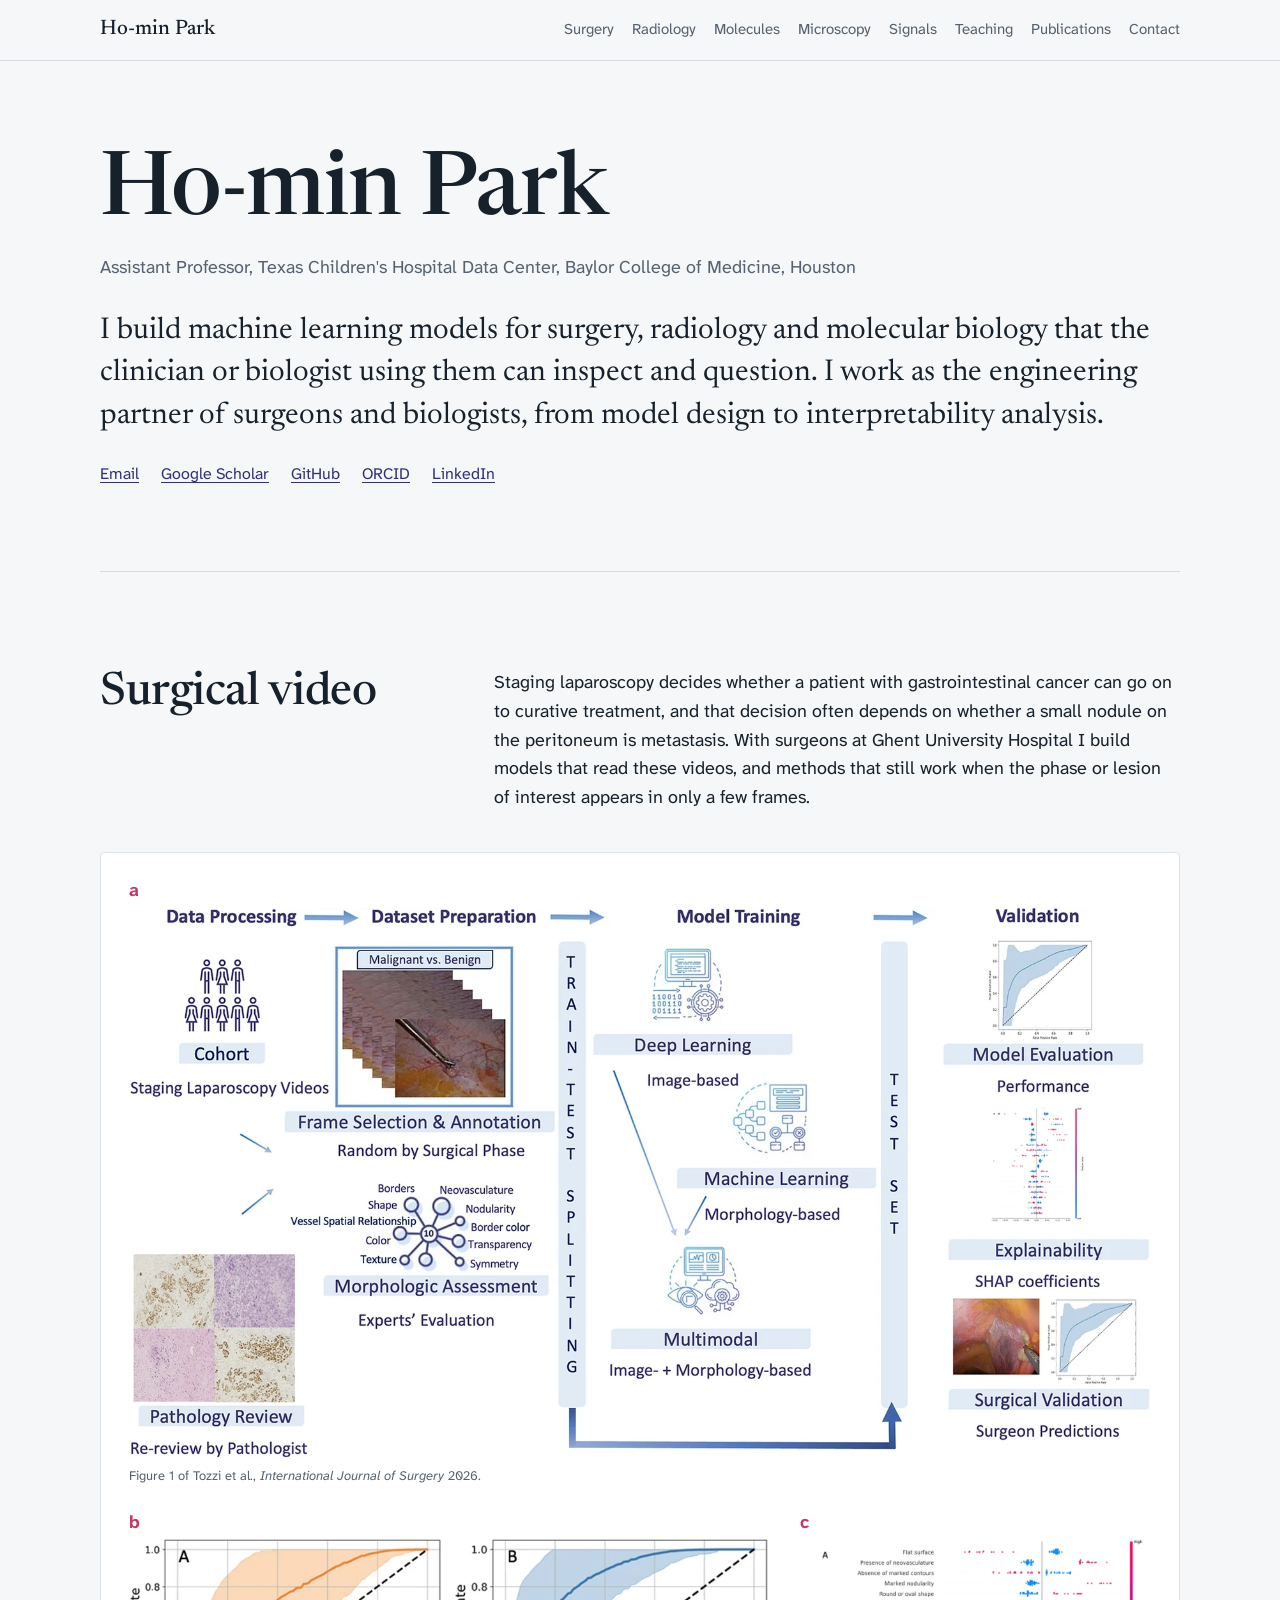
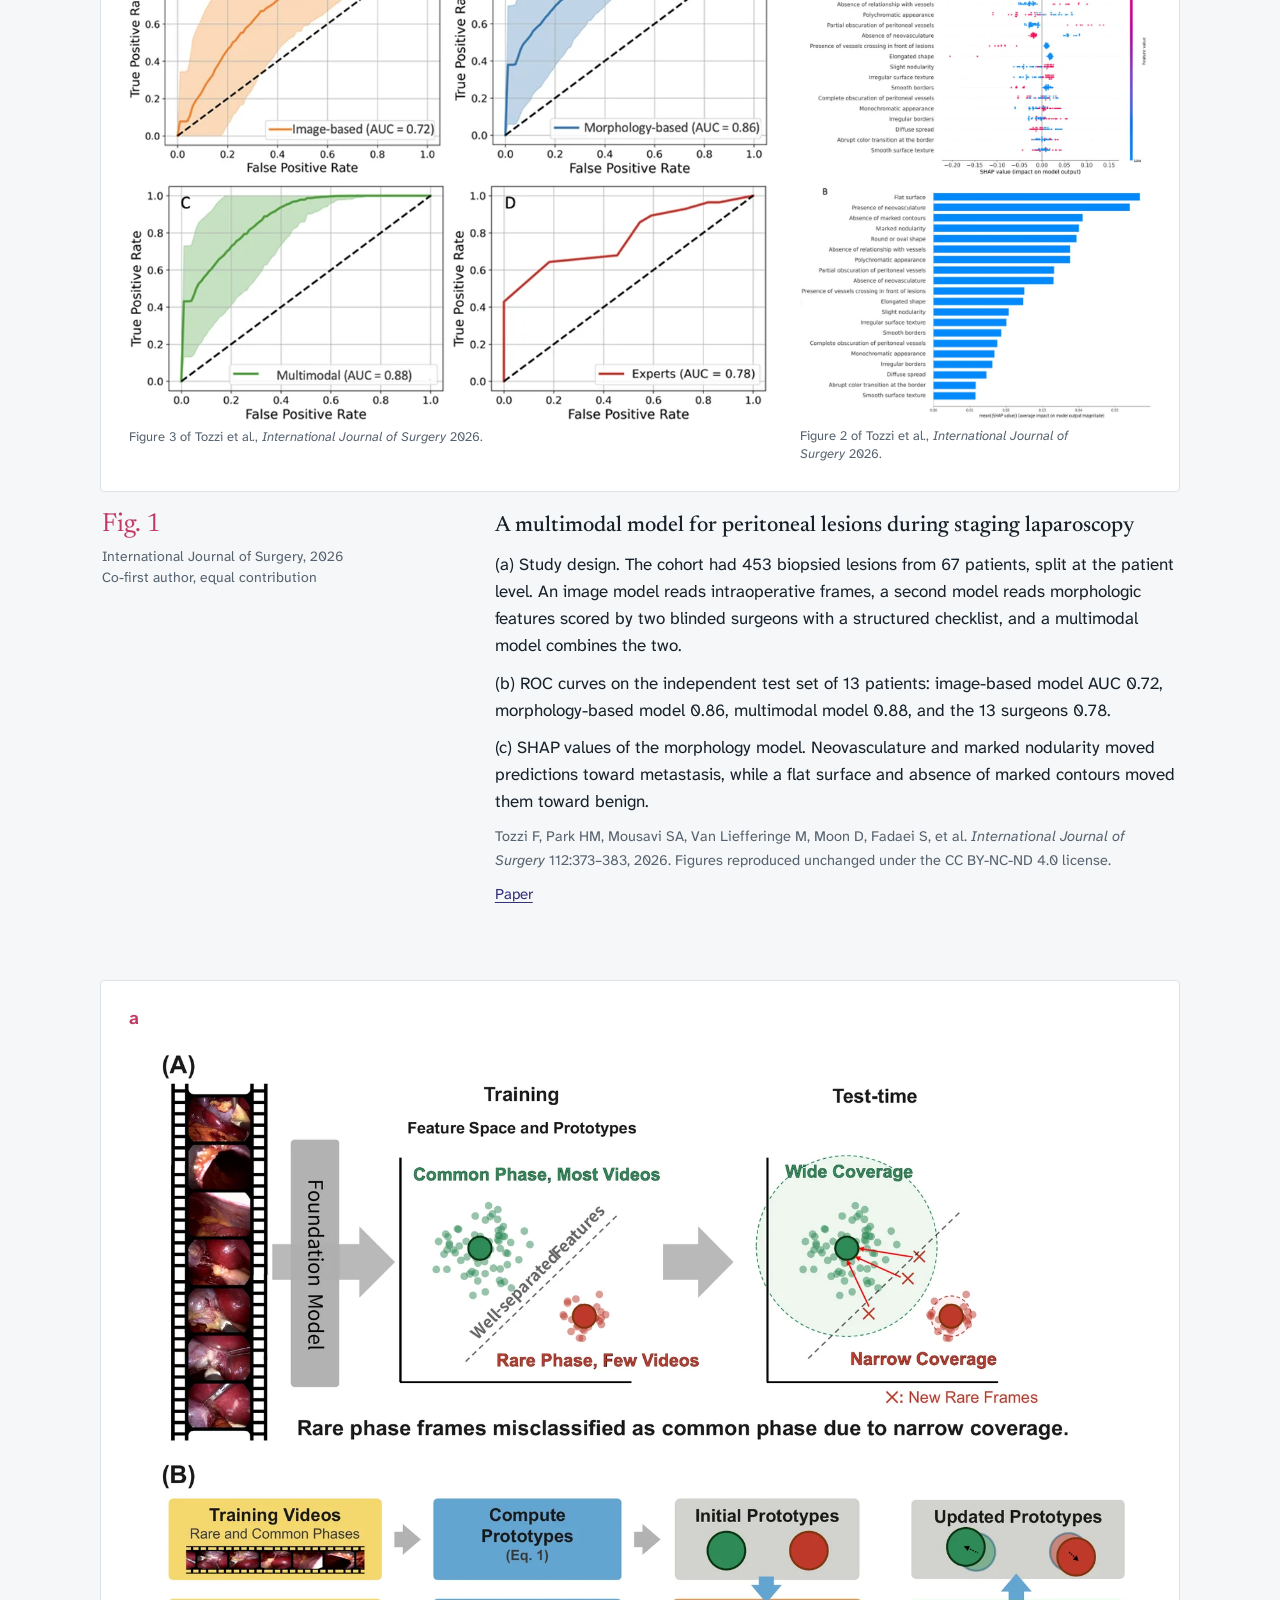
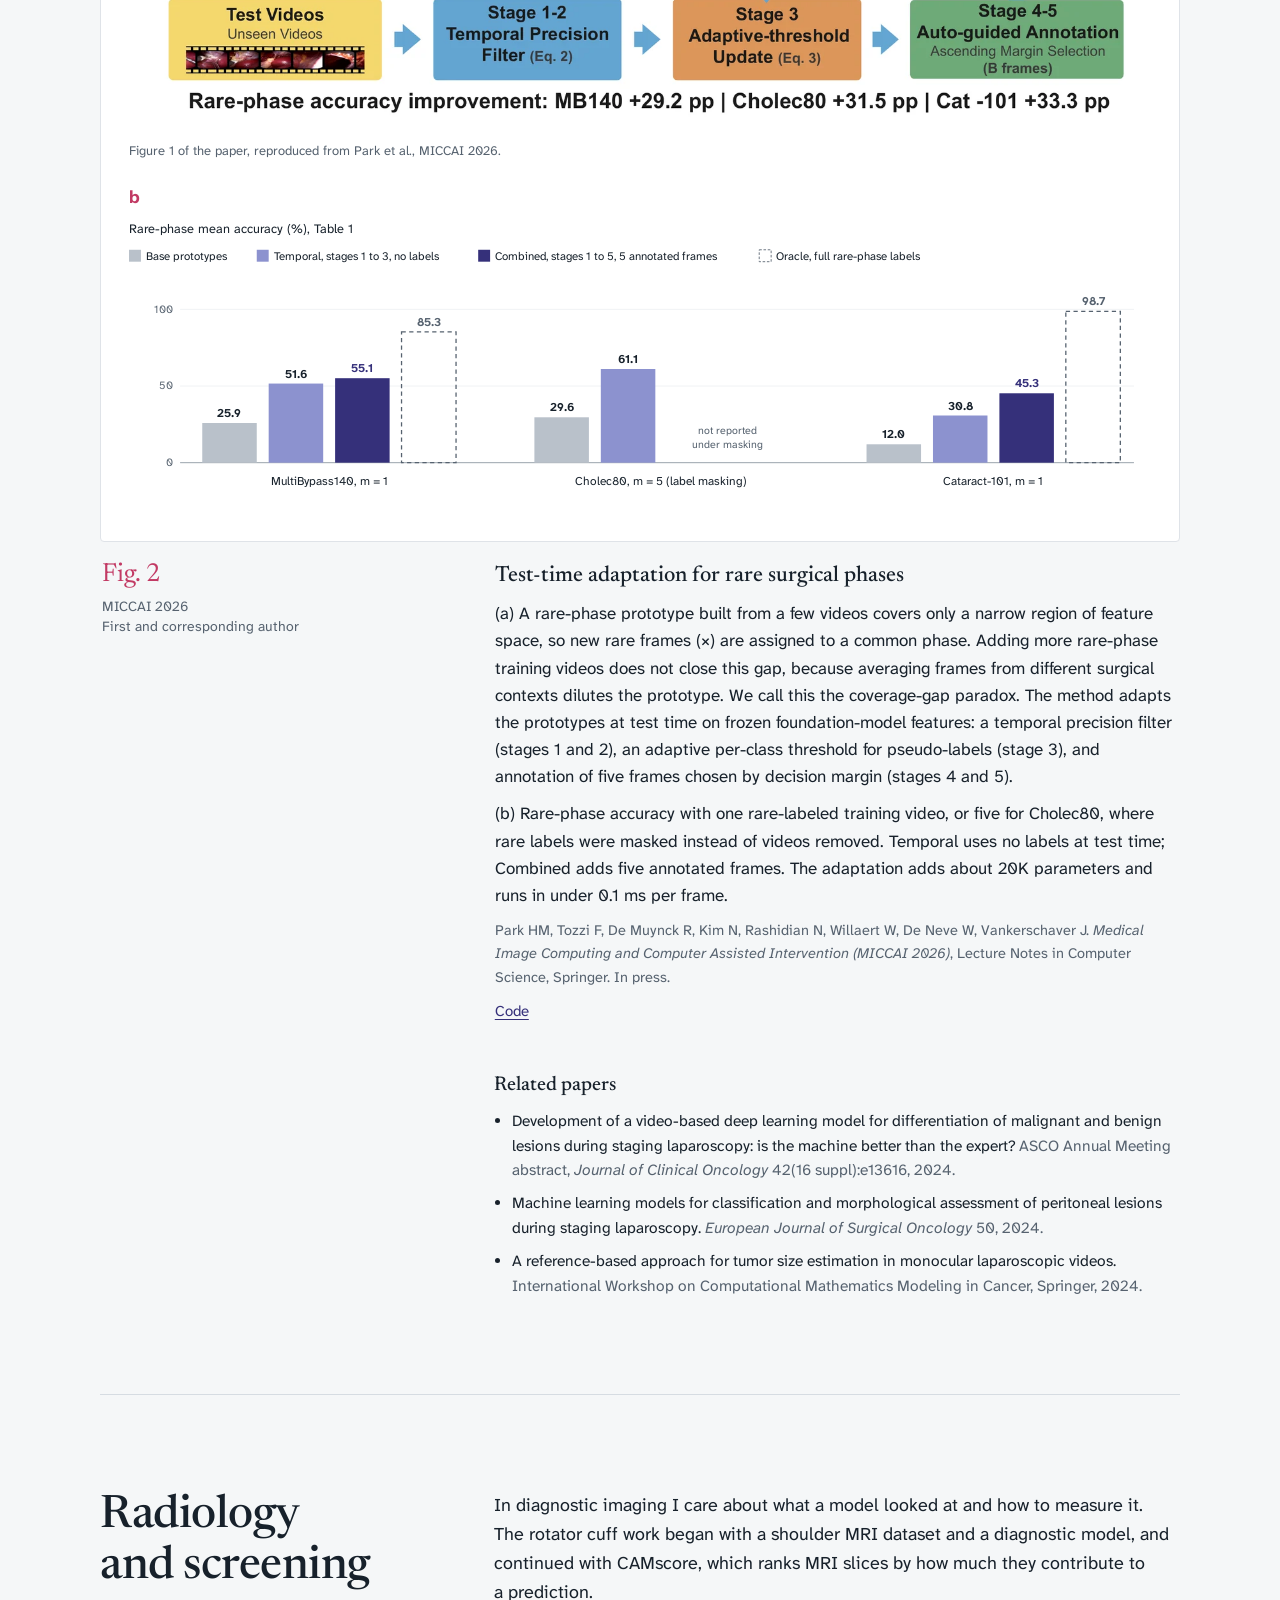
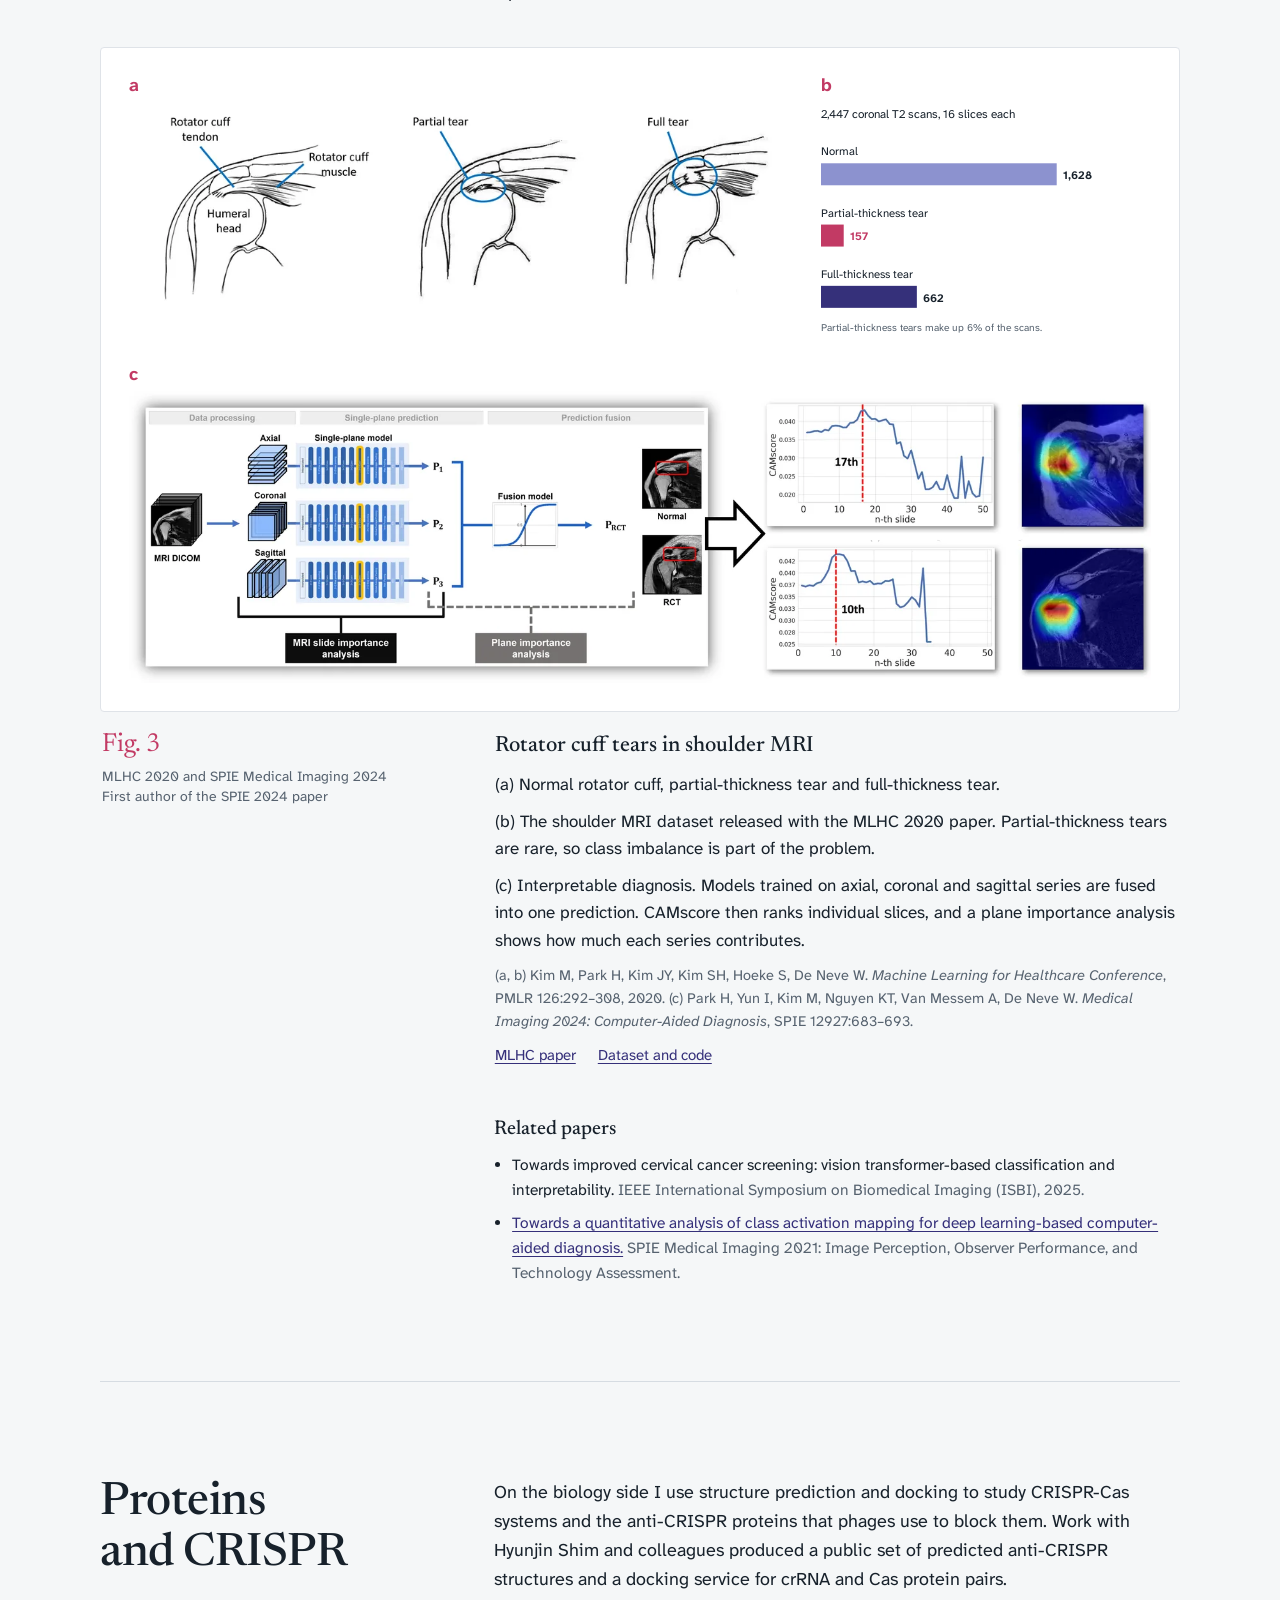
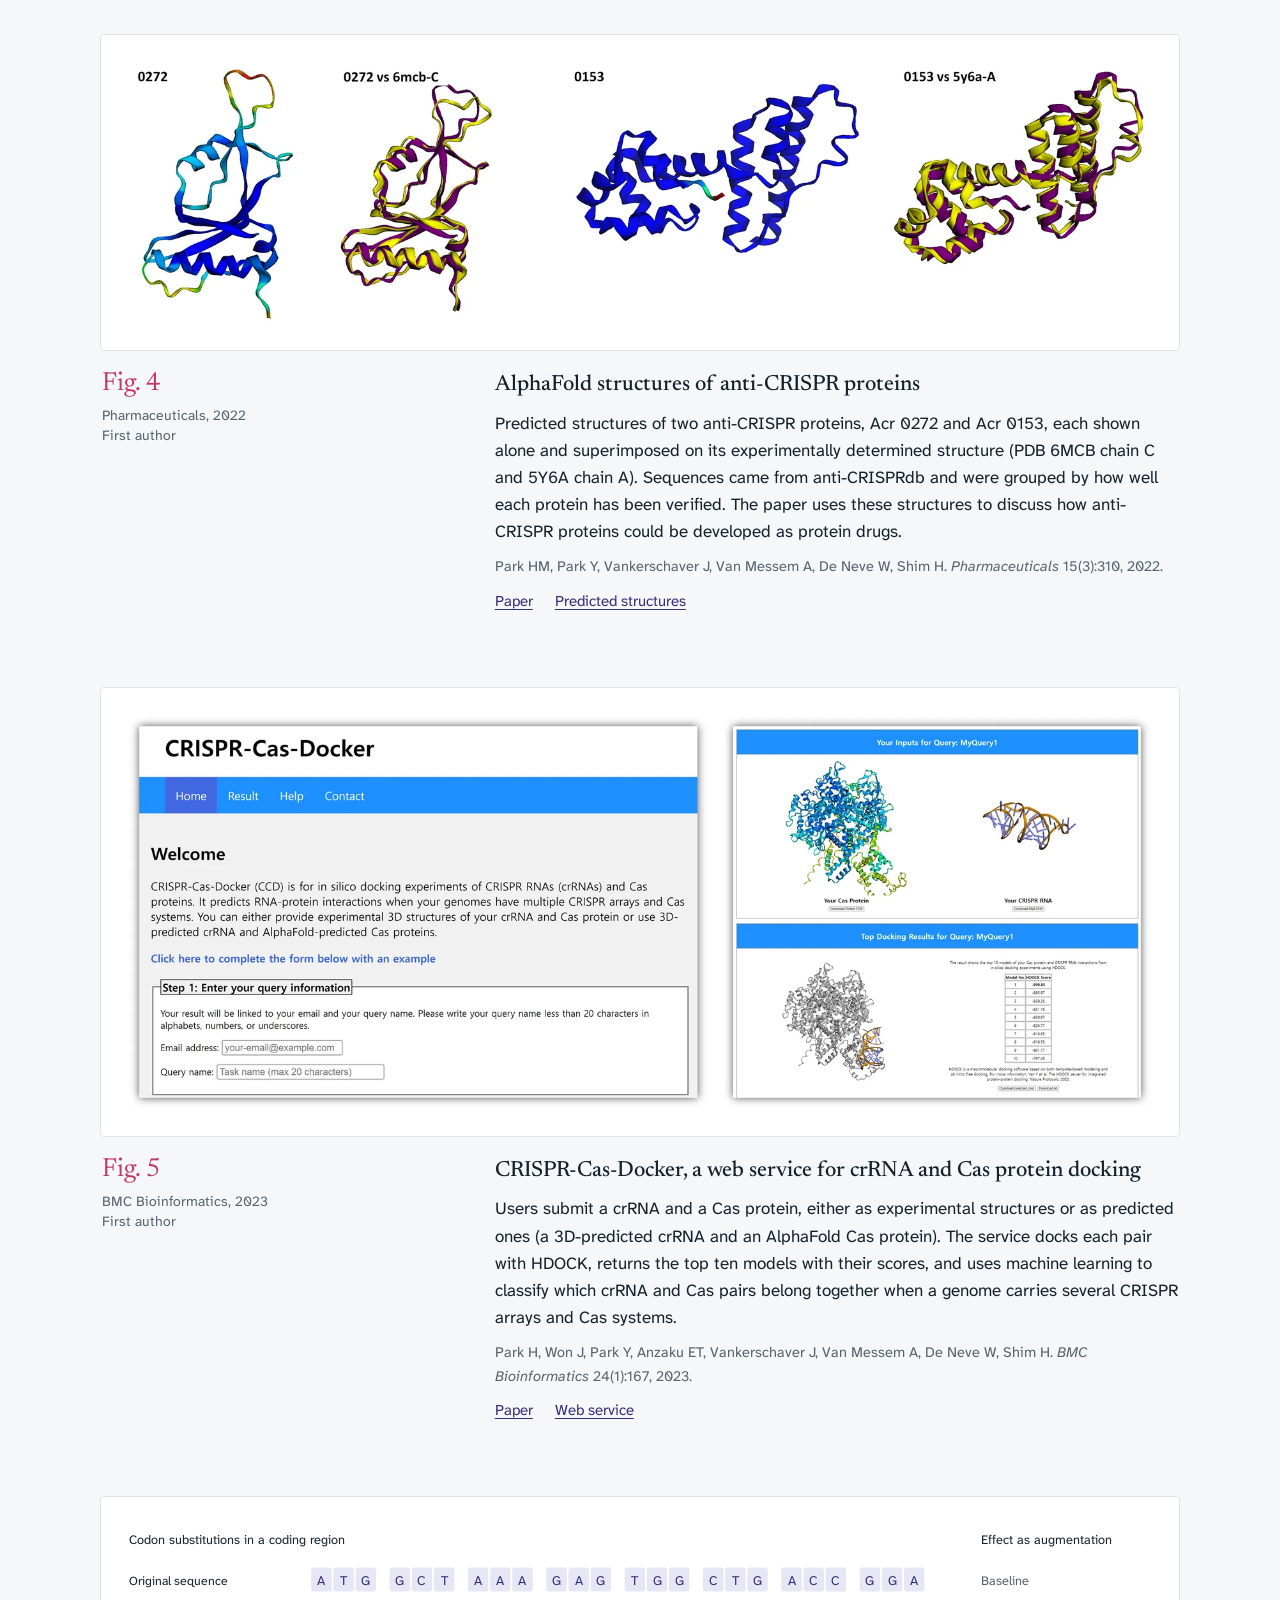
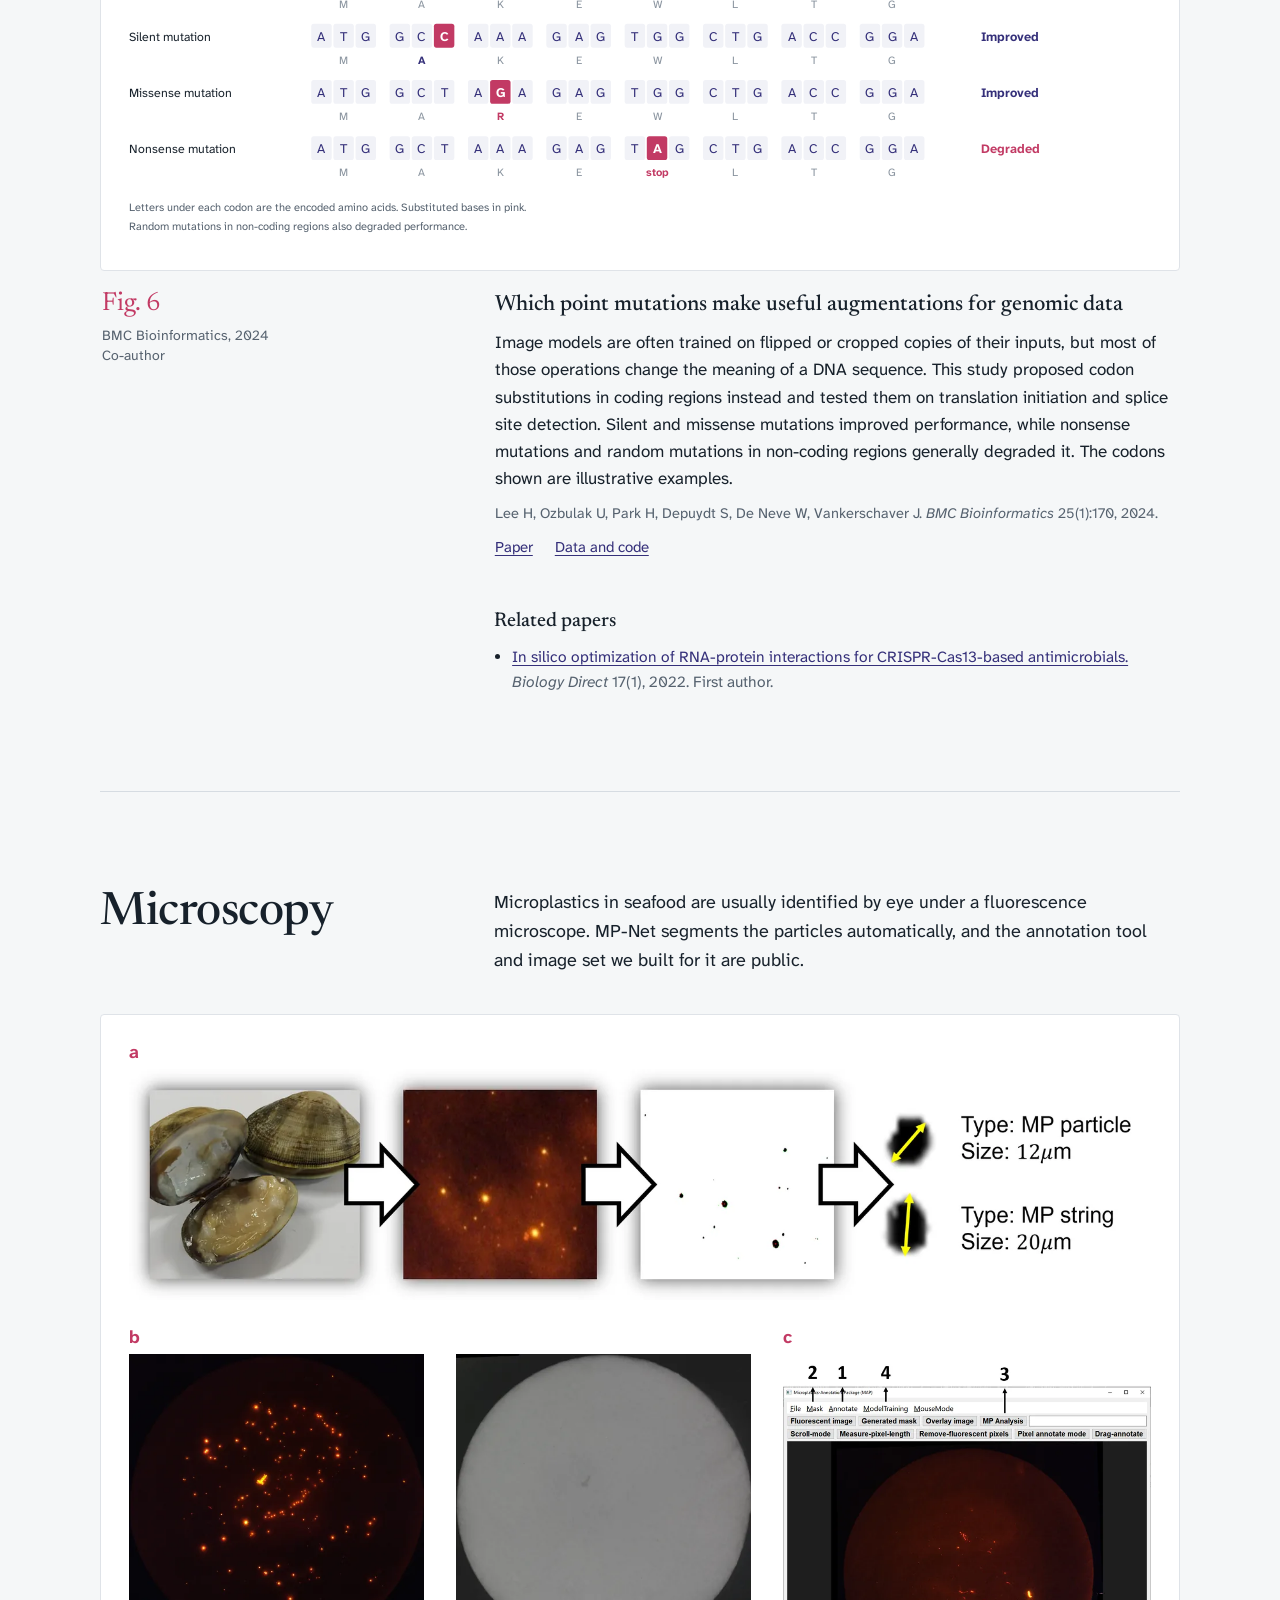
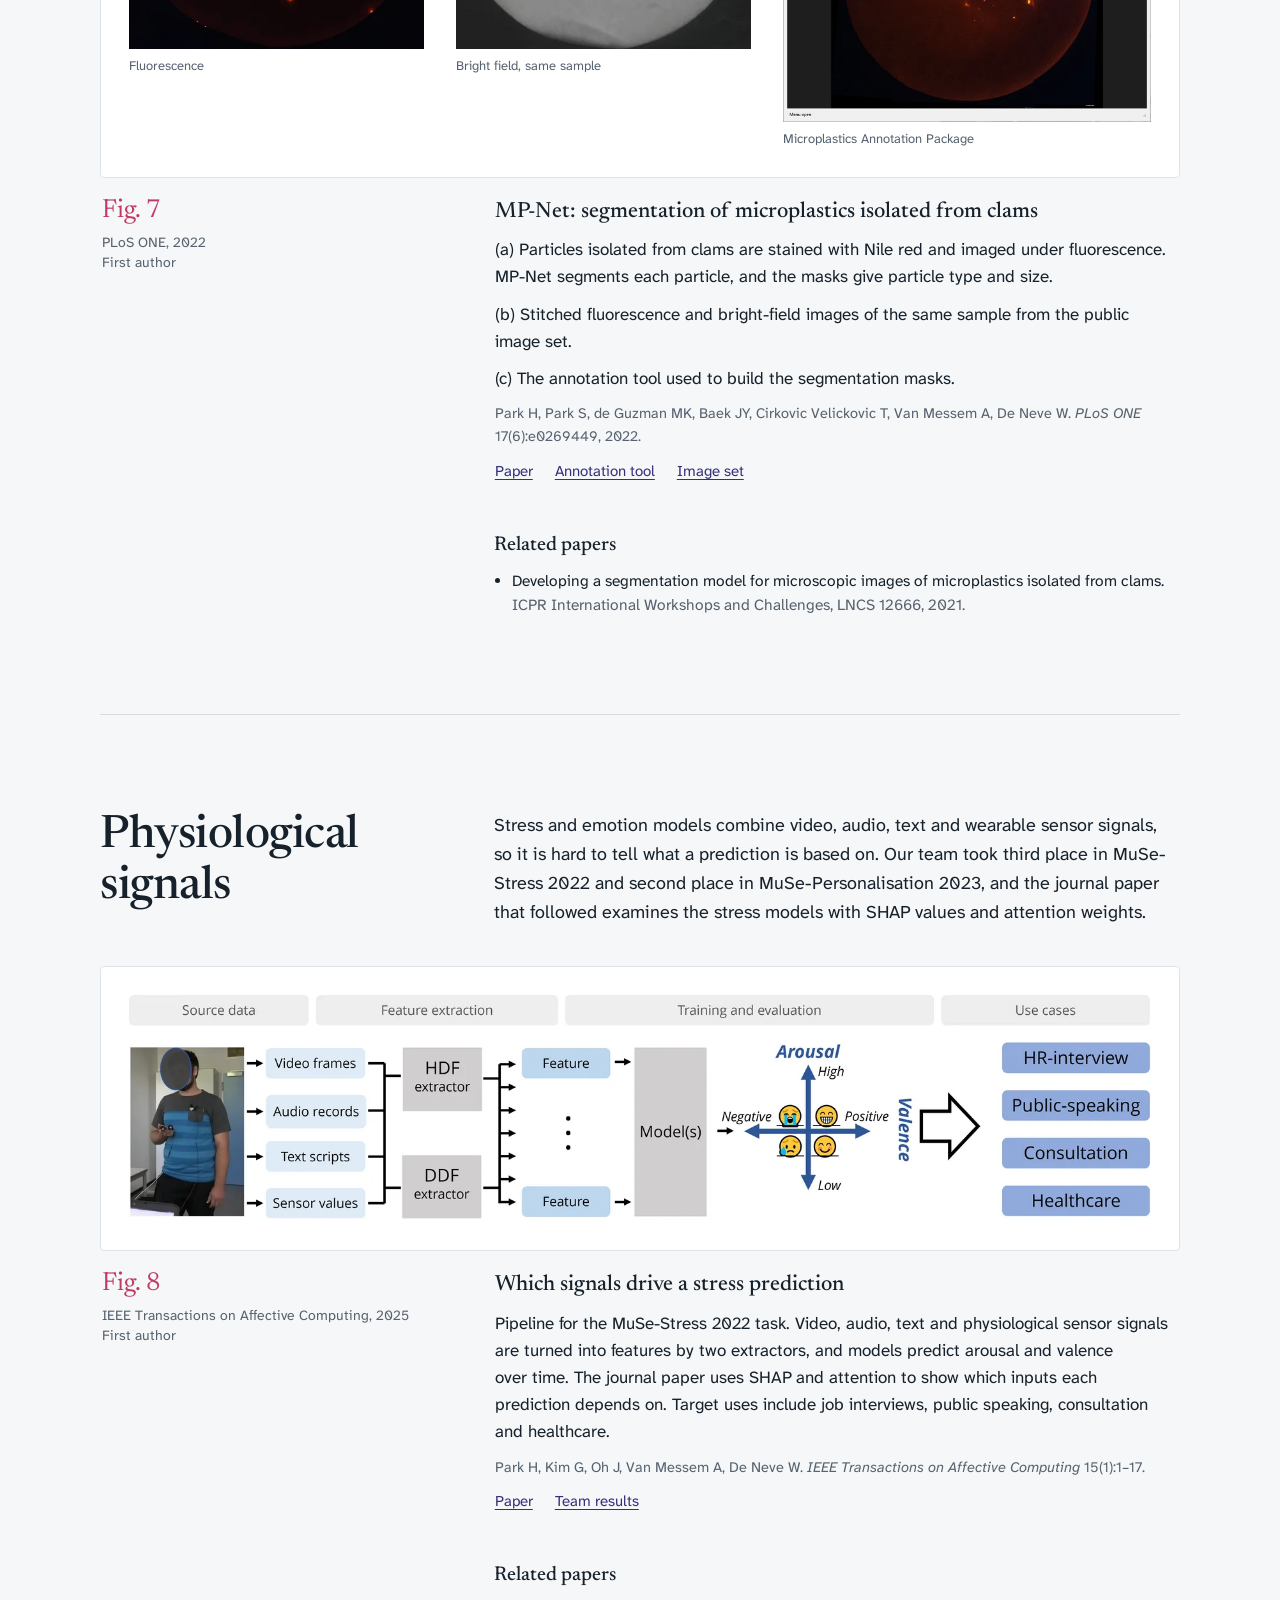
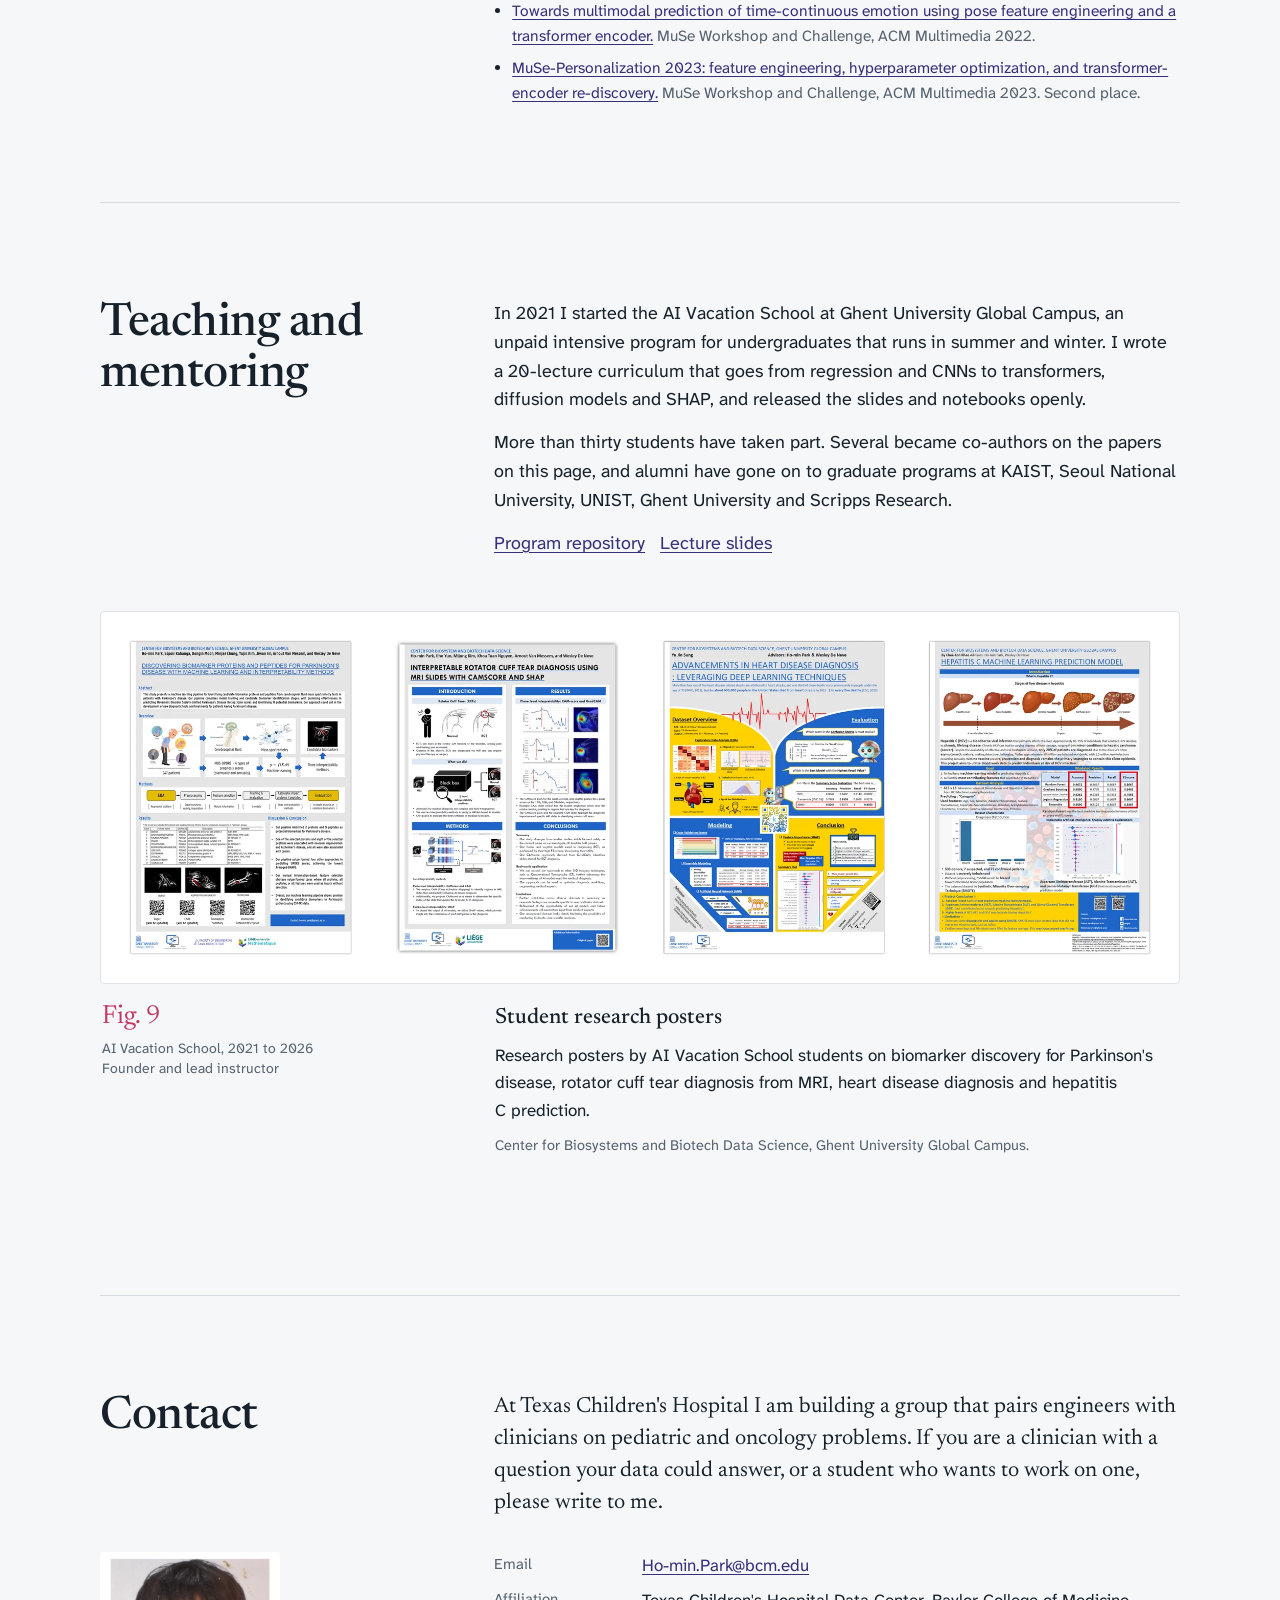
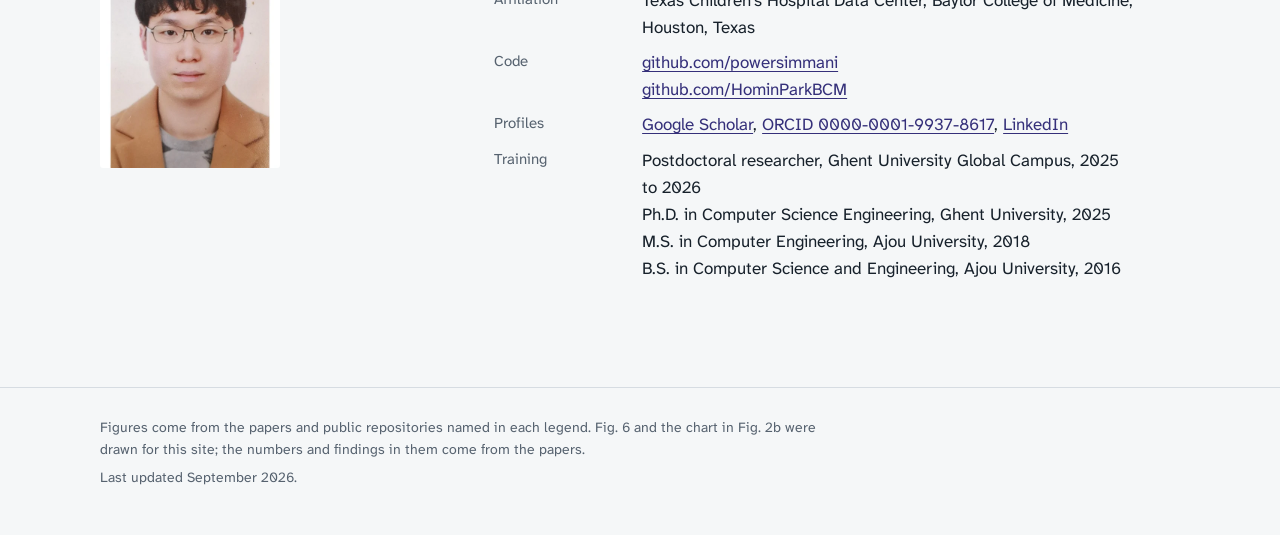
<file: index.html>
<!doctype html>
<html lang="en">
<head>
<meta charset="utf-8">
<meta name="viewport" content="width=device-width, initial-scale=1, viewport-fit=cover">
<title>Ho-min Park, biomedical AI research</title>
<meta name="description" content="Ho-min Park builds interpretable machine learning for surgical video, radiology and molecular biology at the Texas Children&#x27;s Hospital Data Center, Baylor College of Medicine.">
<meta name="author" content="Ho-min Park">
<link rel="canonical" href="https://hominparkbcm.github.io/">
<meta property="og:title" content="Ho-min Park, biomedical AI research">
<meta property="og:description" content="Ho-min Park builds interpretable machine learning for surgical video, radiology and molecular biology at the Texas Children&#x27;s Hospital Data Center, Baylor College of Medicine.">
<meta property="og:type" content="website">
<meta property="og:url" content="https://hominparkbcm.github.io/">
<meta property="og:image" content="https://hominparkbcm.github.io/assets/img/rct-camscore-1600.webp">
<link rel="icon" href="favicon.svg" type="image/svg+xml">
<link rel="preconnect" href="https://fonts.googleapis.com">
<link rel="preconnect" href="https://fonts.gstatic.com" crossorigin>
<link rel="stylesheet" href="https://fonts.googleapis.com/css2?family=Atkinson+Hyperlegible+Next:wght@400;700&family=Newsreader:ital,opsz,wght@0,6..72,400..600;1,6..72,400&display=swap">
<link rel="stylesheet" href="assets/css/site.css">
<script type="application/ld+json">{"@context":"https://schema.org","@type":"Person","name":"Ho-min Park","jobTitle":"Assistant Professor","affiliation":{"@type":"Organization","name":"Baylor College of Medicine"},"email":"Ho-min.Park@bcm.edu","sameAs":["https://scholar.google.com/citations?user=mFzW6LEAAAAJ","https://orcid.org/0000-0001-9937-8617","https://github.com/powersimmani"]}</script>
</head>
<body>
<a class="skip" href="#main">Skip to content</a>
<header class="site-head">
  <div class="wrap">
    <a class="brand" href="index.html">Ho-min Park</a>
    <nav class="nav" aria-label="Sections"><a href="index.html#surgery">Surgery</a><a href="index.html#radiology">Radiology</a><a href="index.html#molecules">Molecules</a><a href="index.html#microscopy">Microscopy</a><a href="index.html#signals">Signals</a><a href="index.html#teaching">Teaching</a><a href="publications.html">Publications</a><a href="index.html#contact">Contact</a></nav>
  </div>
</header>
<main id="main">
<div class="wrap">
<section class="hero" aria-labelledby="name">
  <h1 id="name">Ho-min Park</h1>
  <p class="post">Assistant Professor, Texas Children's Hospital Data Center, Baylor College of Medicine, Houston</p>
  <p class="lead">I build machine learning models for surgery, radiology and molecular biology that the clinician or biologist using them can inspect and question. I work as the engineering partner of surgeons and biologists, from model design to interpretability analysis.</p>
  <ul class="links">
    <li><a href="mailto:Ho-min.Park@bcm.edu">Email</a></li>
    <li><a href="https://scholar.google.com/citations?user=mFzW6LEAAAAJ">Google Scholar</a></li>
    <li><a href="https://github.com/powersimmani">GitHub</a></li>
    <li><a href="https://orcid.org/0000-0001-9937-8617">ORCID</a></li>
    <li><a href="https://www.linkedin.com/in/park-ho-min-b46658a6">LinkedIn</a></li>
  </ul>
</section>
<section class="theme" id="surgery" aria-labelledby="h-surgery">
  <h2 id="h-surgery">Surgical video</h2>
  <p class="intro">Staging laparoscopy decides whether a patient with gastrointestinal cancer can go on to curative treatment, and that decision often depends on whether a small nodule on the peritoneum is metastasis. With surgeons at Ghent University Hospital I build models that read these videos, and methods that still work when the phase or lesion of interest appears in only a few frames.</p>
<figure class="plate" id="fig1">
  <div class="plate-body"><div class="panels"><div class="panel pad"><span class="pl" aria-hidden="true">a</span><button type="button" class="zoom" data-full="assets/img/ijs-overview-full.webp" aria-label="Enlarge: Study overview: staging laparoscopy videos, frame selection and annotation, morphologic assessment by experts, pathology review, then deep learning, machine learning and multimodal models, validated with ROC curves, SHAP and surgeon predictions"><img src="assets/img/ijs-overview-1600.webp" srcset="assets/img/ijs-overview-900.webp 900w, assets/img/ijs-overview-1600.webp 1600w" sizes="(min-width: 1160px) 1100px, 94vw" alt="Study overview: staging laparoscopy videos, frame selection and annotation, morphologic assessment by experts, pathology review, then deep learning, machine learning and multimodal models, validated with ROC curves, SHAP and surgeon predictions" loading="lazy" decoding="async"></button><p class="sub">Figure 1 of Tozzi et al., <i>International Journal of Surgery</i> 2026.</p></div></div><div class="panels pair" style="margin-top:28px"><div class="panel pad"><span class="pl" aria-hidden="true">b</span><button type="button" class="zoom" data-full="assets/img/ijs-roc-full.webp" aria-label="Enlarge: Four ROC curves on the test set: image-based model AUC 0.72, morphology-based model AUC 0.86, multimodal model AUC 0.88, and experts AUC 0.78"><img src="assets/img/ijs-roc-1600.webp" srcset="assets/img/ijs-roc-900.webp 900w, assets/img/ijs-roc-1600.webp 1600w" sizes="(min-width: 820px) 640px, 94vw" alt="Four ROC curves on the test set: image-based model AUC 0.72, morphology-based model AUC 0.86, multimodal model AUC 0.88, and experts AUC 0.78" loading="lazy" decoding="async"></button><p class="sub">Figure 3 of Tozzi et al., <i>International Journal of Surgery</i> 2026.</p></div><div class="panel pad"><span class="pl" aria-hidden="true">c</span><button type="button" class="zoom" data-full="assets/img/ijs-shap-full.webp" aria-label="Enlarge: SHAP summary plot and mean absolute SHAP values of the morphology-based model; flat surface and presence of neovasculature rank highest"><img src="assets/img/ijs-shap-1600.webp" srcset="assets/img/ijs-shap-900.webp 900w, assets/img/ijs-shap-1600.webp 1600w" sizes="(min-width: 820px) 360px, 94vw" alt="SHAP summary plot and mean absolute SHAP values of the morphology-based model; flat surface and presence of neovasculature rank highest" loading="lazy" decoding="async"></button><p class="sub">Figure 2 of Tozzi et al., <i>International Journal of Surgery</i> 2026.</p></div></div></div><p class="hint">Tap a figure to enlarge it.</p>
  <figcaption>
    <div class="meta"><span class="fig-no">Fig. 1</span>International Journal of Surgery, 2026<br>Co-first author, equal contribution</div>
    <div class="legend">
      <p class="fig-title">A multimodal model for peritoneal lesions during staging laparoscopy</p>
      <p>(a) Study design. The cohort had 453 biopsied lesions from 67 patients, split at the patient level. An image model reads intraoperative frames, a second model reads morphologic features scored by two blinded surgeons with a structured checklist, and a multimodal model combines the two.</p><p>(b) ROC curves on the independent test set of 13 patients: image-based model AUC 0.72, morphology-based model 0.86, multimodal model 0.88, and the 13 surgeons 0.78.</p><p>(c) SHAP values of the morphology model. Neovasculature and marked nodularity moved predictions toward metastasis, while a flat surface and absence of marked contours moved them toward benign.</p>
      <p class="cite">Tozzi F, Park HM, Mousavi SA, Van Liefferinge M, Moon D, Fadaei S, et al. <i>International Journal of Surgery</i> 112:373&ndash;383, 2026. Figures reproduced unchanged under the CC BY-NC-ND 4.0 license.</p>
      <p class="res"><a href="https://doi.org/10.1097/JS9.0000000000003448">Paper</a></p>
    </div>
  </figcaption>
</figure>
<figure class="plate" id="fig2">
  <div class="plate-body"><div class="panel pad"><span class="pl" aria-hidden="true">a</span><button type="button" class="zoom" data-full="assets/img/tta-overview-full.webp" aria-label="Enlarge: Figure 1 of the MICCAI 2026 paper. A film strip of laparoscopic frames passes through a foundation model; in feature space the common-phase prototype covers a wide region while the rare-phase prototype covers a narrow one, so new rare frames are misclassified. Below, the pipeline: training videos give initial prototypes, and test videos pass through a temporal precision filter, an adaptive-threshold update and auto-guided annotation to give updated prototypes."><img src="assets/img/tta-overview-1600.webp" srcset="assets/img/tta-overview-1000.webp 1000w, assets/img/tta-overview-1600.webp 1600w" sizes="(min-width: 1160px) 1100px, 94vw" alt="Figure 1 of the MICCAI 2026 paper. A film strip of laparoscopic frames passes through a foundation model; in feature space the common-phase prototype covers a wide region while the rare-phase prototype covers a narrow one, so new rare frames are misclassified. Below, the pipeline: training videos give initial prototypes, and test videos pass through a temporal precision filter, an adaptive-threshold update and auto-guided annotation to give updated prototypes." loading="lazy" decoding="async"></button><p class="sub">Figure 1 of the paper, reproduced from Park et al., MICCAI 2026.</p></div><div class="panels" style="margin-top:28px"><div class="panel pad"><span class="pl" aria-hidden="true">b</span><div class="svgscroll" tabindex="0" role="region" aria-label="Scrollable figure"><svg viewBox="0 0 1200 350" xmlns="http://www.w3.org/2000/svg" role="img" aria-labelledby="f2bt f2bd">
<title id="f2bt">Rare-phase mean accuracy from Table 1</title>
<desc id="f2bd">MultiBypass140: base 25.9, temporal 51.6, combined 55.1, oracle 85.3 percent. Cholec80: base 29.6, temporal 61.1 percent; combined and oracle not reported under label masking. Cataract-101: base 12.0, temporal 30.8, combined 45.3, oracle 98.7 percent.</desc>
<text x="0" y="22" font-size="15" fill="#17212b">Rare-phase mean accuracy (%), Table 1</text>
<g font-size="13.5" fill="#17212b">
<rect x="0" y="42" width="14" height="14" fill="#b9c1ca"/><text x="20" y="54">Base prototypes</text>
<rect x="150" y="42" width="14" height="14" fill="#8c92cf"/><text x="170" y="54">Temporal, stages 1 to 3, no labels</text>
<rect x="410" y="42" width="14" height="14" fill="#35307a"/><text x="430" y="54">Combined, stages 1 to 5, 5 annotated frames</text>
<rect x="740" y="42" width="14" height="14" fill="none" stroke="#56626f" stroke-dasharray="3 2"/><text x="760" y="54">Oracle, full rare-phase labels</text>
</g>
<g font-size="13" fill="#56626f">
<line x1="60" y1="292" x2="1180" y2="292" stroke="#8a949f"/><text x="52" y="296" text-anchor="end">0</text>
<line x1="60" y1="202.0" x2="1180" y2="202.0" stroke="#eef0f3"/><text x="52" y="206.0" text-anchor="end">50</text>
<line x1="60" y1="112.0" x2="1180" y2="112.0" stroke="#eef0f3"/><text x="52" y="116.0" text-anchor="end">100</text>
</g>
<rect x="86.0" y="245.4" width="64" height="46.6" fill="#b9c1ca"/>
<text x="118.0" y="238.4" font-size="14" font-weight="700" fill="#17212b" text-anchor="middle">25.9</text>
<rect x="164.0" y="199.1" width="64" height="92.9" fill="#8c92cf"/>
<text x="196.0" y="192.1" font-size="14" font-weight="700" fill="#17212b" text-anchor="middle">51.6</text>
<rect x="242.0" y="192.8" width="64" height="99.2" fill="#35307a"/>
<text x="274.0" y="185.8" font-size="14" font-weight="700" fill="#35307a" text-anchor="middle">55.1</text>
<rect x="320.0" y="138.5" width="64" height="153.5" fill="none" stroke="#56626f" stroke-width="1.5" stroke-dasharray="5 4"/>
<text x="352.0" y="131.5" font-size="14" font-weight="700" fill="#56626f" text-anchor="middle">85.3</text>
<text x="235" y="318" font-size="14" fill="#17212b" text-anchor="middle">MultiBypass140, m = 1</text>
<rect x="476.0" y="238.7" width="64" height="53.3" fill="#b9c1ca"/>
<text x="508.0" y="231.7" font-size="14" font-weight="700" fill="#17212b" text-anchor="middle">29.6</text>
<rect x="554.0" y="182.0" width="64" height="110.0" fill="#8c92cf"/>
<text x="586.0" y="175.0" font-size="14" font-weight="700" fill="#17212b" text-anchor="middle">61.1</text>
<text x="703.0" y="258" font-size="12.5" fill="#56626f" text-anchor="middle">not reported</text>
<text x="703.0" y="275" font-size="12.5" fill="#56626f" text-anchor="middle">under masking</text>
<text x="625" y="318" font-size="14" fill="#17212b" text-anchor="middle">Cholec80, m = 5 (label masking)</text>
<rect x="866.0" y="270.4" width="64" height="21.6" fill="#b9c1ca"/>
<text x="898.0" y="263.4" font-size="14" font-weight="700" fill="#17212b" text-anchor="middle">12.0</text>
<rect x="944.0" y="236.6" width="64" height="55.4" fill="#8c92cf"/>
<text x="976.0" y="229.6" font-size="14" font-weight="700" fill="#17212b" text-anchor="middle">30.8</text>
<rect x="1022.0" y="210.5" width="64" height="81.5" fill="#35307a"/>
<text x="1054.0" y="203.5" font-size="14" font-weight="700" fill="#35307a" text-anchor="middle">45.3</text>
<rect x="1100.0" y="114.3" width="64" height="177.7" fill="none" stroke="#56626f" stroke-width="1.5" stroke-dasharray="5 4"/>
<text x="1132.0" y="107.3" font-size="14" font-weight="700" fill="#56626f" text-anchor="middle">98.7</text>
<text x="1015" y="318" font-size="14" fill="#17212b" text-anchor="middle">Cataract-101, m = 1</text>
</svg></div></div></div></div><p class="hint">Tap the image to enlarge it. Scroll the chart sideways.</p>
  <figcaption>
    <div class="meta"><span class="fig-no">Fig. 2</span>MICCAI 2026<br>First and corresponding author</div>
    <div class="legend">
      <p class="fig-title">Test-time adaptation for rare surgical phases</p>
      <p>(a) A rare-phase prototype built from a few videos covers only a narrow region of feature space, so new rare frames (&times;) are assigned to a common phase. Adding more rare-phase training videos does not close this gap, because averaging frames from different surgical contexts dilutes the prototype. We call this the coverage-gap paradox. The method adapts the prototypes at test time on frozen foundation-model features: a temporal precision filter (stages 1 and 2), an adaptive per-class threshold for pseudo-labels (stage 3), and annotation of five frames chosen by decision margin (stages 4 and 5).</p><p>(b) Rare-phase accuracy with one rare-labeled training video, or five for Cholec80, where rare labels were masked instead of videos removed. Temporal uses no labels at test time; Combined adds five annotated frames. The adaptation adds about 20K parameters and runs in under 0.1 ms per frame.</p>
      <p class="cite">Park HM, Tozzi F, De Muynck R, Kim N, Rashidian N, Willaert W, De Neve W, Vankerschaver J. <i>Medical Image Computing and Computer Assisted Intervention (MICCAI 2026)</i>, Lecture Notes in Computer Science, Springer. In press.</p>
      <p class="res"><a href="https://github.com/powersimmani/tta-rare-surgical">Code</a></p>
    </div>
  </figcaption>
</figure>
<div class="related"><h3>Related papers</h3><ul><li>Development of a video-based deep learning model for differentiation of malignant and benign lesions during staging laparoscopy: is the machine better than the expert? <span>ASCO Annual Meeting abstract, <i>Journal of Clinical Oncology</i> 42(16 suppl):e13616, 2024.</span></li><li>Machine learning models for classification and morphological assessment of peritoneal lesions during staging laparoscopy. <span><i>European Journal of Surgical Oncology</i> 50, 2024.</span></li><li>A reference-based approach for tumor size estimation in monocular laparoscopic videos. <span>International Workshop on Computational Mathematics Modeling in Cancer, Springer, 2024.</span></li></ul></div></section>
<section class="theme" id="radiology" aria-labelledby="h-radiology">
  <h2 id="h-radiology">Radiology and screening</h2>
  <p class="intro">In diagnostic imaging I care about what a model looked at and how to measure it. The rotator cuff work began with a shoulder MRI dataset and a diagnostic model, and continued with CAMscore, which ranks MRI slices by how much they contribute to a prediction.</p>
<figure class="plate" id="fig3">
  <div class="plate-body"><div class="panels two"><div class="panel pad"><span class="pl" aria-hidden="true">a</span><button type="button" class="zoom" data-full="assets/img/rct-anatomy-full.webp" aria-label="Enlarge: Drawings of a normal rotator cuff, a partial-thickness tear and a full-thickness tear"><img src="assets/img/rct-anatomy-1600.webp" srcset="assets/img/rct-anatomy-900.webp 900w, assets/img/rct-anatomy-1600.webp 1600w" sizes="(min-width: 1160px) 720px, 94vw" alt="Drawings of a normal rotator cuff, a partial-thickness tear and a full-thickness tear" loading="lazy" decoding="async"></button></div><div class="panel pad"><span class="pl" aria-hidden="true">b</span><svg viewBox="0 0 420 300" xmlns="http://www.w3.org/2000/svg" role="img" aria-labelledby="f3bt f3bd">
  <title id="f3bt">Composition of the released shoulder MRI dataset</title>
  <desc id="f3bd">2,447 T2-weighted coronal scans: 1,628 normal, 157 partial-thickness tears and 662 full-thickness tears.</desc>
  <text x="0" y="20" font-size="15" fill="#17212b">2,447 coronal T2 scans, 16 slices each</text>
  <!-- scale: 1,628 -> 300 px -->
  <g font-size="14.5" fill="#17212b">
    <text x="0" y="68">Normal</text>
    <rect x="0" y="78" width="300" height="28" fill="#8c92cf"/>
    <text x="308" y="98" font-weight="700">1,628</text>

    <text x="0" y="146">Partial-thickness tear</text>
    <rect x="0" y="156" width="28.9" height="28" fill="#c23a64"/>
    <text x="37" y="176" font-weight="700" fill="#c23a64">157</text>

    <text x="0" y="224">Full-thickness tear</text>
    <rect x="0" y="234" width="122" height="28" fill="#35307a"/>
    <text x="130" y="254" font-weight="700">662</text>
  </g>
  <text x="0" y="292" font-size="13" fill="#56626f">Partial-thickness tears make up 6% of the scans.</text>
</svg>
</div></div><div class="panels" style="margin-top:28px"><div class="panel pad"><span class="pl" aria-hidden="true">c</span><button type="button" class="zoom" data-full="assets/img/rct-camscore-full.webp" aria-label="Enlarge: Interpretable rotator cuff tear pipeline: axial, coronal and sagittal single-plane models, a fusion model, and CAMscore curves over MRI slices with the matching heat maps"><img src="assets/img/rct-camscore-1600.webp" srcset="assets/img/rct-camscore-900.webp 900w, assets/img/rct-camscore-1600.webp 1600w" sizes="(min-width: 1160px) 1100px, 94vw" alt="Interpretable rotator cuff tear pipeline: axial, coronal and sagittal single-plane models, a fusion model, and CAMscore curves over MRI slices with the matching heat maps" loading="lazy" decoding="async"></button></div></div></div><p class="hint">Tap a figure to enlarge it.</p>
  <figcaption>
    <div class="meta"><span class="fig-no">Fig. 3</span>MLHC 2020 and SPIE Medical Imaging 2024<br>First author of the SPIE 2024 paper</div>
    <div class="legend">
      <p class="fig-title">Rotator cuff tears in shoulder MRI</p>
      <p>(a) Normal rotator cuff, partial-thickness tear and full-thickness tear.</p><p>(b) The shoulder MRI dataset released with the MLHC 2020 paper. Partial-thickness tears are rare, so class imbalance is part of the problem.</p><p>(c) Interpretable diagnosis. Models trained on axial, coronal and sagittal series are fused into one prediction. CAMscore then ranks individual slices, and a plane importance analysis shows how much each series contributes.</p>
      <p class="cite">(a, b) Kim M, Park H, Kim JY, Kim SH, Hoeke S, De Neve W. <i>Machine Learning for Healthcare Conference</i>, PMLR 126:292&ndash;308, 2020. (c) Park H, Yun I, Kim M, Nguyen KT, Van Messem A, De Neve W. <i>Medical Imaging 2024: Computer-Aided Diagnosis</i>, SPIE 12927:683&ndash;693.</p>
      <p class="res"><a href="http://proceedings.mlr.press/v126/kim20a.html">MLHC paper</a> <a href="https://github.com/powersimmani/MRI-based-Diagnosis-of-Rotator-Cuff-Tears-using-Deep-Learning-and-Weighted-Linear-Combinations">Dataset and code</a></p>
    </div>
  </figcaption>
</figure>
<div class="related"><h3>Related papers</h3><ul><li>Towards improved cervical cancer screening: vision transformer-based classification and interpretability. <span>IEEE International Symposium on Biomedical Imaging (ISBI), 2025.</span></li><li><a href="https://doi.org/10.1117/12.2580819">Towards a quantitative analysis of class activation mapping for deep learning-based computer-aided diagnosis.</a> <span>SPIE Medical Imaging 2021: Image Perception, Observer Performance, and Technology Assessment.</span></li></ul></div></section>
<section class="theme" id="molecules" aria-labelledby="h-molecules">
  <h2 id="h-molecules">Proteins and CRISPR</h2>
  <p class="intro">On the biology side I use structure prediction and docking to study CRISPR-Cas systems and the anti-CRISPR proteins that phages use to block them. Work with Hyunjin Shim and colleagues produced a public set of predicted anti-CRISPR structures and a docking service for crRNA and Cas protein pairs.</p>
<figure class="plate" id="fig4">
  <div class="plate-body"><button type="button" class="zoom" data-full="assets/img/acr-structures-full.webp" aria-label="Enlarge: Predicted structures of anti-CRISPR proteins 0272 and 0153, each shown alone and superimposed on its experimental structure, 6MCB chain C and 5Y6A chain A"><img src="assets/img/acr-structures-1600.webp" srcset="assets/img/acr-structures-900.webp 900w, assets/img/acr-structures-1600.webp 1600w" sizes="(min-width: 1160px) 1100px, 94vw" alt="Predicted structures of anti-CRISPR proteins 0272 and 0153, each shown alone and superimposed on its experimental structure, 6MCB chain C and 5Y6A chain A" loading="lazy" decoding="async"></button></div><p class="hint">Tap a figure to enlarge it.</p>
  <figcaption>
    <div class="meta"><span class="fig-no">Fig. 4</span>Pharmaceuticals, 2022<br>First author</div>
    <div class="legend">
      <p class="fig-title">AlphaFold structures of anti-CRISPR proteins</p>
      <p>Predicted structures of two anti-CRISPR proteins, Acr 0272 and Acr 0153, each shown alone and superimposed on its experimentally determined structure (PDB 6MCB chain C and 5Y6A chain A). Sequences came from anti-CRISPRdb and were grouped by how well each protein has been verified. The paper uses these structures to discuss how anti-CRISPR proteins could be developed as protein drugs.</p>
      <p class="cite">Park HM, Park Y, Vankerschaver J, Van Messem A, De Neve W, Shim H. <i>Pharmaceuticals</i> 15(3):310, 2022.</p>
      <p class="res"><a href="https://doi.org/10.3390/ph15030310">Paper</a> <a href="https://github.com/powersimmani/ACR_alphafold">Predicted structures</a></p>
    </div>
  </figcaption>
</figure>
<figure class="plate" id="fig5">
  <div class="plate-body"><button type="button" class="zoom" data-full="assets/img/crispr-cas-docker-full.webp" aria-label="Enlarge: CRISPR-Cas-Docker web interface: the query form, the submitted Cas protein and CRISPR RNA structures, and the top docking results table"><img src="assets/img/crispr-cas-docker-1600.webp" srcset="assets/img/crispr-cas-docker-900.webp 900w, assets/img/crispr-cas-docker-1600.webp 1600w" sizes="(min-width: 1160px) 1100px, 94vw" alt="CRISPR-Cas-Docker web interface: the query form, the submitted Cas protein and CRISPR RNA structures, and the top docking results table" loading="lazy" decoding="async"></button></div><p class="hint">Tap a figure to enlarge it.</p>
  <figcaption>
    <div class="meta"><span class="fig-no">Fig. 5</span>BMC Bioinformatics, 2023<br>First author</div>
    <div class="legend">
      <p class="fig-title">CRISPR-Cas-Docker, a web service for crRNA and Cas protein docking</p>
      <p>Users submit a crRNA and a Cas protein, either as experimental structures or as predicted ones (a 3D-predicted crRNA and an AlphaFold Cas protein). The service docks each pair with HDOCK, returns the top ten models with their scores, and uses machine learning to classify which crRNA and Cas pairs belong together when a genome carries several CRISPR arrays and Cas systems.</p>
      <p class="cite">Park H, Won J, Park Y, Anzaku ET, Vankerschaver J, Van Messem A, De Neve W, Shim H. <i>BMC Bioinformatics</i> 24(1):167, 2023.</p>
      <p class="res"><a href="https://doi.org/10.1186/s12859-023-05296-0">Paper</a> <a href="https://crisprcasdocker.org">Web service</a></p>
    </div>
  </figcaption>
</figure>
<figure class="plate" id="fig6">
  <div class="plate-body"><div class="svgscroll" tabindex="0" role="region" aria-label="Scrollable figure"><svg viewBox="0 0 1200 372" xmlns="http://www.w3.org/2000/svg" role="img" aria-labelledby="f6t f6d">
<title id="f6t">Point mutations as data augmentation for genomic sequences</title>
<desc id="f6d">A coding sequence of eight codons and three augmented copies. A silent mutation changes GCT to GCC and keeps alanine. A missense mutation changes AAA to AGA, lysine to arginine. A nonsense mutation changes TGG to the stop codon TAG. In the paper, silent and missense mutations improved model performance, while nonsense mutations and random mutations in non-coding regions generally degraded it.</desc>
<text x="0" y="22" font-size="15" fill="#17212b">Codon substitutions in a coding region</text>
<text x="1000" y="22" font-size="15" fill="#17212b">Effect as augmentation</text>
<text x="0" y="70" font-size="14.5" fill="#17212b">Original sequence</text>
<rect x="214" y="50" width="24" height="28" rx="3" fill="#e6e6f4"/><text x="226.0" y="70" font-size="15.5" fill="#35307a" text-anchor="middle" font-family="ui-monospace, Menlo, Consolas, monospace">A</text>
<rect x="240" y="50" width="24" height="28" rx="3" fill="#e6e6f4"/><text x="252.0" y="70" font-size="15.5" fill="#35307a" text-anchor="middle" font-family="ui-monospace, Menlo, Consolas, monospace">T</text>
<rect x="266" y="50" width="24" height="28" rx="3" fill="#e6e6f4"/><text x="278.0" y="70" font-size="15.5" fill="#35307a" text-anchor="middle" font-family="ui-monospace, Menlo, Consolas, monospace">G</text>
<text x="252.0" y="97" font-size="13" fill="#8a949f" text-anchor="middle">M</text>
<rect x="306" y="50" width="24" height="28" rx="3" fill="#e6e6f4"/><text x="318.0" y="70" font-size="15.5" fill="#35307a" text-anchor="middle" font-family="ui-monospace, Menlo, Consolas, monospace">G</text>
<rect x="332" y="50" width="24" height="28" rx="3" fill="#e6e6f4"/><text x="344.0" y="70" font-size="15.5" fill="#35307a" text-anchor="middle" font-family="ui-monospace, Menlo, Consolas, monospace">C</text>
<rect x="358" y="50" width="24" height="28" rx="3" fill="#e6e6f4"/><text x="370.0" y="70" font-size="15.5" fill="#35307a" text-anchor="middle" font-family="ui-monospace, Menlo, Consolas, monospace">T</text>
<text x="344.0" y="97" font-size="13" fill="#8a949f" text-anchor="middle">A</text>
<rect x="398" y="50" width="24" height="28" rx="3" fill="#e6e6f4"/><text x="410.0" y="70" font-size="15.5" fill="#35307a" text-anchor="middle" font-family="ui-monospace, Menlo, Consolas, monospace">A</text>
<rect x="424" y="50" width="24" height="28" rx="3" fill="#e6e6f4"/><text x="436.0" y="70" font-size="15.5" fill="#35307a" text-anchor="middle" font-family="ui-monospace, Menlo, Consolas, monospace">A</text>
<rect x="450" y="50" width="24" height="28" rx="3" fill="#e6e6f4"/><text x="462.0" y="70" font-size="15.5" fill="#35307a" text-anchor="middle" font-family="ui-monospace, Menlo, Consolas, monospace">A</text>
<text x="436.0" y="97" font-size="13" fill="#8a949f" text-anchor="middle">K</text>
<rect x="490" y="50" width="24" height="28" rx="3" fill="#e6e6f4"/><text x="502.0" y="70" font-size="15.5" fill="#35307a" text-anchor="middle" font-family="ui-monospace, Menlo, Consolas, monospace">G</text>
<rect x="516" y="50" width="24" height="28" rx="3" fill="#e6e6f4"/><text x="528.0" y="70" font-size="15.5" fill="#35307a" text-anchor="middle" font-family="ui-monospace, Menlo, Consolas, monospace">A</text>
<rect x="542" y="50" width="24" height="28" rx="3" fill="#e6e6f4"/><text x="554.0" y="70" font-size="15.5" fill="#35307a" text-anchor="middle" font-family="ui-monospace, Menlo, Consolas, monospace">G</text>
<text x="528.0" y="97" font-size="13" fill="#8a949f" text-anchor="middle">E</text>
<rect x="582" y="50" width="24" height="28" rx="3" fill="#e6e6f4"/><text x="594.0" y="70" font-size="15.5" fill="#35307a" text-anchor="middle" font-family="ui-monospace, Menlo, Consolas, monospace">T</text>
<rect x="608" y="50" width="24" height="28" rx="3" fill="#e6e6f4"/><text x="620.0" y="70" font-size="15.5" fill="#35307a" text-anchor="middle" font-family="ui-monospace, Menlo, Consolas, monospace">G</text>
<rect x="634" y="50" width="24" height="28" rx="3" fill="#e6e6f4"/><text x="646.0" y="70" font-size="15.5" fill="#35307a" text-anchor="middle" font-family="ui-monospace, Menlo, Consolas, monospace">G</text>
<text x="620.0" y="97" font-size="13" fill="#8a949f" text-anchor="middle">W</text>
<rect x="674" y="50" width="24" height="28" rx="3" fill="#e6e6f4"/><text x="686.0" y="70" font-size="15.5" fill="#35307a" text-anchor="middle" font-family="ui-monospace, Menlo, Consolas, monospace">C</text>
<rect x="700" y="50" width="24" height="28" rx="3" fill="#e6e6f4"/><text x="712.0" y="70" font-size="15.5" fill="#35307a" text-anchor="middle" font-family="ui-monospace, Menlo, Consolas, monospace">T</text>
<rect x="726" y="50" width="24" height="28" rx="3" fill="#e6e6f4"/><text x="738.0" y="70" font-size="15.5" fill="#35307a" text-anchor="middle" font-family="ui-monospace, Menlo, Consolas, monospace">G</text>
<text x="712.0" y="97" font-size="13" fill="#8a949f" text-anchor="middle">L</text>
<rect x="766" y="50" width="24" height="28" rx="3" fill="#e6e6f4"/><text x="778.0" y="70" font-size="15.5" fill="#35307a" text-anchor="middle" font-family="ui-monospace, Menlo, Consolas, monospace">A</text>
<rect x="792" y="50" width="24" height="28" rx="3" fill="#e6e6f4"/><text x="804.0" y="70" font-size="15.5" fill="#35307a" text-anchor="middle" font-family="ui-monospace, Menlo, Consolas, monospace">C</text>
<rect x="818" y="50" width="24" height="28" rx="3" fill="#e6e6f4"/><text x="830.0" y="70" font-size="15.5" fill="#35307a" text-anchor="middle" font-family="ui-monospace, Menlo, Consolas, monospace">C</text>
<text x="804.0" y="97" font-size="13" fill="#8a949f" text-anchor="middle">T</text>
<rect x="858" y="50" width="24" height="28" rx="3" fill="#e6e6f4"/><text x="870.0" y="70" font-size="15.5" fill="#35307a" text-anchor="middle" font-family="ui-monospace, Menlo, Consolas, monospace">G</text>
<rect x="884" y="50" width="24" height="28" rx="3" fill="#e6e6f4"/><text x="896.0" y="70" font-size="15.5" fill="#35307a" text-anchor="middle" font-family="ui-monospace, Menlo, Consolas, monospace">G</text>
<rect x="910" y="50" width="24" height="28" rx="3" fill="#e6e6f4"/><text x="922.0" y="70" font-size="15.5" fill="#35307a" text-anchor="middle" font-family="ui-monospace, Menlo, Consolas, monospace">A</text>
<text x="896.0" y="97" font-size="13" fill="#8a949f" text-anchor="middle">G</text>
<text x="1000" y="70" font-size="15" fill="#56626f">Baseline</text>
<text x="0" y="136" font-size="14.5" fill="#17212b">Silent mutation</text>
<rect x="214" y="116" width="24" height="28" rx="3" fill="#f1f2f7"/><text x="226.0" y="136" font-size="15.5" fill="#35307a" text-anchor="middle" font-family="ui-monospace, Menlo, Consolas, monospace">A</text>
<rect x="240" y="116" width="24" height="28" rx="3" fill="#f1f2f7"/><text x="252.0" y="136" font-size="15.5" fill="#35307a" text-anchor="middle" font-family="ui-monospace, Menlo, Consolas, monospace">T</text>
<rect x="266" y="116" width="24" height="28" rx="3" fill="#f1f2f7"/><text x="278.0" y="136" font-size="15.5" fill="#35307a" text-anchor="middle" font-family="ui-monospace, Menlo, Consolas, monospace">G</text>
<text x="252.0" y="163" font-size="13" fill="#8a949f" text-anchor="middle">M</text>
<rect x="306" y="116" width="24" height="28" rx="3" fill="#f1f2f7"/><text x="318.0" y="136" font-size="15.5" fill="#35307a" text-anchor="middle" font-family="ui-monospace, Menlo, Consolas, monospace">G</text>
<rect x="332" y="116" width="24" height="28" rx="3" fill="#f1f2f7"/><text x="344.0" y="136" font-size="15.5" fill="#35307a" text-anchor="middle" font-family="ui-monospace, Menlo, Consolas, monospace">C</text>
<rect x="358" y="116" width="24" height="28" rx="3" fill="#c23a64"/><text x="370.0" y="136" font-size="15.5" font-weight="700" fill="#ffffff" text-anchor="middle" font-family="ui-monospace, Menlo, Consolas, monospace">C</text>
<text x="344.0" y="163" font-size="13" font-weight="700" fill="#35307a" text-anchor="middle">A</text>
<rect x="398" y="116" width="24" height="28" rx="3" fill="#f1f2f7"/><text x="410.0" y="136" font-size="15.5" fill="#35307a" text-anchor="middle" font-family="ui-monospace, Menlo, Consolas, monospace">A</text>
<rect x="424" y="116" width="24" height="28" rx="3" fill="#f1f2f7"/><text x="436.0" y="136" font-size="15.5" fill="#35307a" text-anchor="middle" font-family="ui-monospace, Menlo, Consolas, monospace">A</text>
<rect x="450" y="116" width="24" height="28" rx="3" fill="#f1f2f7"/><text x="462.0" y="136" font-size="15.5" fill="#35307a" text-anchor="middle" font-family="ui-monospace, Menlo, Consolas, monospace">A</text>
<text x="436.0" y="163" font-size="13" fill="#8a949f" text-anchor="middle">K</text>
<rect x="490" y="116" width="24" height="28" rx="3" fill="#f1f2f7"/><text x="502.0" y="136" font-size="15.5" fill="#35307a" text-anchor="middle" font-family="ui-monospace, Menlo, Consolas, monospace">G</text>
<rect x="516" y="116" width="24" height="28" rx="3" fill="#f1f2f7"/><text x="528.0" y="136" font-size="15.5" fill="#35307a" text-anchor="middle" font-family="ui-monospace, Menlo, Consolas, monospace">A</text>
<rect x="542" y="116" width="24" height="28" rx="3" fill="#f1f2f7"/><text x="554.0" y="136" font-size="15.5" fill="#35307a" text-anchor="middle" font-family="ui-monospace, Menlo, Consolas, monospace">G</text>
<text x="528.0" y="163" font-size="13" fill="#8a949f" text-anchor="middle">E</text>
<rect x="582" y="116" width="24" height="28" rx="3" fill="#f1f2f7"/><text x="594.0" y="136" font-size="15.5" fill="#35307a" text-anchor="middle" font-family="ui-monospace, Menlo, Consolas, monospace">T</text>
<rect x="608" y="116" width="24" height="28" rx="3" fill="#f1f2f7"/><text x="620.0" y="136" font-size="15.5" fill="#35307a" text-anchor="middle" font-family="ui-monospace, Menlo, Consolas, monospace">G</text>
<rect x="634" y="116" width="24" height="28" rx="3" fill="#f1f2f7"/><text x="646.0" y="136" font-size="15.5" fill="#35307a" text-anchor="middle" font-family="ui-monospace, Menlo, Consolas, monospace">G</text>
<text x="620.0" y="163" font-size="13" fill="#8a949f" text-anchor="middle">W</text>
<rect x="674" y="116" width="24" height="28" rx="3" fill="#f1f2f7"/><text x="686.0" y="136" font-size="15.5" fill="#35307a" text-anchor="middle" font-family="ui-monospace, Menlo, Consolas, monospace">C</text>
<rect x="700" y="116" width="24" height="28" rx="3" fill="#f1f2f7"/><text x="712.0" y="136" font-size="15.5" fill="#35307a" text-anchor="middle" font-family="ui-monospace, Menlo, Consolas, monospace">T</text>
<rect x="726" y="116" width="24" height="28" rx="3" fill="#f1f2f7"/><text x="738.0" y="136" font-size="15.5" fill="#35307a" text-anchor="middle" font-family="ui-monospace, Menlo, Consolas, monospace">G</text>
<text x="712.0" y="163" font-size="13" fill="#8a949f" text-anchor="middle">L</text>
<rect x="766" y="116" width="24" height="28" rx="3" fill="#f1f2f7"/><text x="778.0" y="136" font-size="15.5" fill="#35307a" text-anchor="middle" font-family="ui-monospace, Menlo, Consolas, monospace">A</text>
<rect x="792" y="116" width="24" height="28" rx="3" fill="#f1f2f7"/><text x="804.0" y="136" font-size="15.5" fill="#35307a" text-anchor="middle" font-family="ui-monospace, Menlo, Consolas, monospace">C</text>
<rect x="818" y="116" width="24" height="28" rx="3" fill="#f1f2f7"/><text x="830.0" y="136" font-size="15.5" fill="#35307a" text-anchor="middle" font-family="ui-monospace, Menlo, Consolas, monospace">C</text>
<text x="804.0" y="163" font-size="13" fill="#8a949f" text-anchor="middle">T</text>
<rect x="858" y="116" width="24" height="28" rx="3" fill="#f1f2f7"/><text x="870.0" y="136" font-size="15.5" fill="#35307a" text-anchor="middle" font-family="ui-monospace, Menlo, Consolas, monospace">G</text>
<rect x="884" y="116" width="24" height="28" rx="3" fill="#f1f2f7"/><text x="896.0" y="136" font-size="15.5" fill="#35307a" text-anchor="middle" font-family="ui-monospace, Menlo, Consolas, monospace">G</text>
<rect x="910" y="116" width="24" height="28" rx="3" fill="#f1f2f7"/><text x="922.0" y="136" font-size="15.5" fill="#35307a" text-anchor="middle" font-family="ui-monospace, Menlo, Consolas, monospace">A</text>
<text x="896.0" y="163" font-size="13" fill="#8a949f" text-anchor="middle">G</text>
<text x="1000" y="136" font-size="15" font-weight="700" fill="#35307a">Improved</text>
<text x="0" y="202" font-size="14.5" fill="#17212b">Missense mutation</text>
<rect x="214" y="182" width="24" height="28" rx="3" fill="#f1f2f7"/><text x="226.0" y="202" font-size="15.5" fill="#35307a" text-anchor="middle" font-family="ui-monospace, Menlo, Consolas, monospace">A</text>
<rect x="240" y="182" width="24" height="28" rx="3" fill="#f1f2f7"/><text x="252.0" y="202" font-size="15.5" fill="#35307a" text-anchor="middle" font-family="ui-monospace, Menlo, Consolas, monospace">T</text>
<rect x="266" y="182" width="24" height="28" rx="3" fill="#f1f2f7"/><text x="278.0" y="202" font-size="15.5" fill="#35307a" text-anchor="middle" font-family="ui-monospace, Menlo, Consolas, monospace">G</text>
<text x="252.0" y="229" font-size="13" fill="#8a949f" text-anchor="middle">M</text>
<rect x="306" y="182" width="24" height="28" rx="3" fill="#f1f2f7"/><text x="318.0" y="202" font-size="15.5" fill="#35307a" text-anchor="middle" font-family="ui-monospace, Menlo, Consolas, monospace">G</text>
<rect x="332" y="182" width="24" height="28" rx="3" fill="#f1f2f7"/><text x="344.0" y="202" font-size="15.5" fill="#35307a" text-anchor="middle" font-family="ui-monospace, Menlo, Consolas, monospace">C</text>
<rect x="358" y="182" width="24" height="28" rx="3" fill="#f1f2f7"/><text x="370.0" y="202" font-size="15.5" fill="#35307a" text-anchor="middle" font-family="ui-monospace, Menlo, Consolas, monospace">T</text>
<text x="344.0" y="229" font-size="13" fill="#8a949f" text-anchor="middle">A</text>
<rect x="398" y="182" width="24" height="28" rx="3" fill="#f1f2f7"/><text x="410.0" y="202" font-size="15.5" fill="#35307a" text-anchor="middle" font-family="ui-monospace, Menlo, Consolas, monospace">A</text>
<rect x="424" y="182" width="24" height="28" rx="3" fill="#c23a64"/><text x="436.0" y="202" font-size="15.5" font-weight="700" fill="#ffffff" text-anchor="middle" font-family="ui-monospace, Menlo, Consolas, monospace">G</text>
<rect x="450" y="182" width="24" height="28" rx="3" fill="#f1f2f7"/><text x="462.0" y="202" font-size="15.5" fill="#35307a" text-anchor="middle" font-family="ui-monospace, Menlo, Consolas, monospace">A</text>
<text x="436.0" y="229" font-size="13" font-weight="700" fill="#c23a64" text-anchor="middle">R</text>
<rect x="490" y="182" width="24" height="28" rx="3" fill="#f1f2f7"/><text x="502.0" y="202" font-size="15.5" fill="#35307a" text-anchor="middle" font-family="ui-monospace, Menlo, Consolas, monospace">G</text>
<rect x="516" y="182" width="24" height="28" rx="3" fill="#f1f2f7"/><text x="528.0" y="202" font-size="15.5" fill="#35307a" text-anchor="middle" font-family="ui-monospace, Menlo, Consolas, monospace">A</text>
<rect x="542" y="182" width="24" height="28" rx="3" fill="#f1f2f7"/><text x="554.0" y="202" font-size="15.5" fill="#35307a" text-anchor="middle" font-family="ui-monospace, Menlo, Consolas, monospace">G</text>
<text x="528.0" y="229" font-size="13" fill="#8a949f" text-anchor="middle">E</text>
<rect x="582" y="182" width="24" height="28" rx="3" fill="#f1f2f7"/><text x="594.0" y="202" font-size="15.5" fill="#35307a" text-anchor="middle" font-family="ui-monospace, Menlo, Consolas, monospace">T</text>
<rect x="608" y="182" width="24" height="28" rx="3" fill="#f1f2f7"/><text x="620.0" y="202" font-size="15.5" fill="#35307a" text-anchor="middle" font-family="ui-monospace, Menlo, Consolas, monospace">G</text>
<rect x="634" y="182" width="24" height="28" rx="3" fill="#f1f2f7"/><text x="646.0" y="202" font-size="15.5" fill="#35307a" text-anchor="middle" font-family="ui-monospace, Menlo, Consolas, monospace">G</text>
<text x="620.0" y="229" font-size="13" fill="#8a949f" text-anchor="middle">W</text>
<rect x="674" y="182" width="24" height="28" rx="3" fill="#f1f2f7"/><text x="686.0" y="202" font-size="15.5" fill="#35307a" text-anchor="middle" font-family="ui-monospace, Menlo, Consolas, monospace">C</text>
<rect x="700" y="182" width="24" height="28" rx="3" fill="#f1f2f7"/><text x="712.0" y="202" font-size="15.5" fill="#35307a" text-anchor="middle" font-family="ui-monospace, Menlo, Consolas, monospace">T</text>
<rect x="726" y="182" width="24" height="28" rx="3" fill="#f1f2f7"/><text x="738.0" y="202" font-size="15.5" fill="#35307a" text-anchor="middle" font-family="ui-monospace, Menlo, Consolas, monospace">G</text>
<text x="712.0" y="229" font-size="13" fill="#8a949f" text-anchor="middle">L</text>
<rect x="766" y="182" width="24" height="28" rx="3" fill="#f1f2f7"/><text x="778.0" y="202" font-size="15.5" fill="#35307a" text-anchor="middle" font-family="ui-monospace, Menlo, Consolas, monospace">A</text>
<rect x="792" y="182" width="24" height="28" rx="3" fill="#f1f2f7"/><text x="804.0" y="202" font-size="15.5" fill="#35307a" text-anchor="middle" font-family="ui-monospace, Menlo, Consolas, monospace">C</text>
<rect x="818" y="182" width="24" height="28" rx="3" fill="#f1f2f7"/><text x="830.0" y="202" font-size="15.5" fill="#35307a" text-anchor="middle" font-family="ui-monospace, Menlo, Consolas, monospace">C</text>
<text x="804.0" y="229" font-size="13" fill="#8a949f" text-anchor="middle">T</text>
<rect x="858" y="182" width="24" height="28" rx="3" fill="#f1f2f7"/><text x="870.0" y="202" font-size="15.5" fill="#35307a" text-anchor="middle" font-family="ui-monospace, Menlo, Consolas, monospace">G</text>
<rect x="884" y="182" width="24" height="28" rx="3" fill="#f1f2f7"/><text x="896.0" y="202" font-size="15.5" fill="#35307a" text-anchor="middle" font-family="ui-monospace, Menlo, Consolas, monospace">G</text>
<rect x="910" y="182" width="24" height="28" rx="3" fill="#f1f2f7"/><text x="922.0" y="202" font-size="15.5" fill="#35307a" text-anchor="middle" font-family="ui-monospace, Menlo, Consolas, monospace">A</text>
<text x="896.0" y="229" font-size="13" fill="#8a949f" text-anchor="middle">G</text>
<text x="1000" y="202" font-size="15" font-weight="700" fill="#35307a">Improved</text>
<text x="0" y="268" font-size="14.5" fill="#17212b">Nonsense mutation</text>
<rect x="214" y="248" width="24" height="28" rx="3" fill="#f1f2f7"/><text x="226.0" y="268" font-size="15.5" fill="#35307a" text-anchor="middle" font-family="ui-monospace, Menlo, Consolas, monospace">A</text>
<rect x="240" y="248" width="24" height="28" rx="3" fill="#f1f2f7"/><text x="252.0" y="268" font-size="15.5" fill="#35307a" text-anchor="middle" font-family="ui-monospace, Menlo, Consolas, monospace">T</text>
<rect x="266" y="248" width="24" height="28" rx="3" fill="#f1f2f7"/><text x="278.0" y="268" font-size="15.5" fill="#35307a" text-anchor="middle" font-family="ui-monospace, Menlo, Consolas, monospace">G</text>
<text x="252.0" y="295" font-size="13" fill="#8a949f" text-anchor="middle">M</text>
<rect x="306" y="248" width="24" height="28" rx="3" fill="#f1f2f7"/><text x="318.0" y="268" font-size="15.5" fill="#35307a" text-anchor="middle" font-family="ui-monospace, Menlo, Consolas, monospace">G</text>
<rect x="332" y="248" width="24" height="28" rx="3" fill="#f1f2f7"/><text x="344.0" y="268" font-size="15.5" fill="#35307a" text-anchor="middle" font-family="ui-monospace, Menlo, Consolas, monospace">C</text>
<rect x="358" y="248" width="24" height="28" rx="3" fill="#f1f2f7"/><text x="370.0" y="268" font-size="15.5" fill="#35307a" text-anchor="middle" font-family="ui-monospace, Menlo, Consolas, monospace">T</text>
<text x="344.0" y="295" font-size="13" fill="#8a949f" text-anchor="middle">A</text>
<rect x="398" y="248" width="24" height="28" rx="3" fill="#f1f2f7"/><text x="410.0" y="268" font-size="15.5" fill="#35307a" text-anchor="middle" font-family="ui-monospace, Menlo, Consolas, monospace">A</text>
<rect x="424" y="248" width="24" height="28" rx="3" fill="#f1f2f7"/><text x="436.0" y="268" font-size="15.5" fill="#35307a" text-anchor="middle" font-family="ui-monospace, Menlo, Consolas, monospace">A</text>
<rect x="450" y="248" width="24" height="28" rx="3" fill="#f1f2f7"/><text x="462.0" y="268" font-size="15.5" fill="#35307a" text-anchor="middle" font-family="ui-monospace, Menlo, Consolas, monospace">A</text>
<text x="436.0" y="295" font-size="13" fill="#8a949f" text-anchor="middle">K</text>
<rect x="490" y="248" width="24" height="28" rx="3" fill="#f1f2f7"/><text x="502.0" y="268" font-size="15.5" fill="#35307a" text-anchor="middle" font-family="ui-monospace, Menlo, Consolas, monospace">G</text>
<rect x="516" y="248" width="24" height="28" rx="3" fill="#f1f2f7"/><text x="528.0" y="268" font-size="15.5" fill="#35307a" text-anchor="middle" font-family="ui-monospace, Menlo, Consolas, monospace">A</text>
<rect x="542" y="248" width="24" height="28" rx="3" fill="#f1f2f7"/><text x="554.0" y="268" font-size="15.5" fill="#35307a" text-anchor="middle" font-family="ui-monospace, Menlo, Consolas, monospace">G</text>
<text x="528.0" y="295" font-size="13" fill="#8a949f" text-anchor="middle">E</text>
<rect x="582" y="248" width="24" height="28" rx="3" fill="#f1f2f7"/><text x="594.0" y="268" font-size="15.5" fill="#35307a" text-anchor="middle" font-family="ui-monospace, Menlo, Consolas, monospace">T</text>
<rect x="608" y="248" width="24" height="28" rx="3" fill="#c23a64"/><text x="620.0" y="268" font-size="15.5" font-weight="700" fill="#ffffff" text-anchor="middle" font-family="ui-monospace, Menlo, Consolas, monospace">A</text>
<rect x="634" y="248" width="24" height="28" rx="3" fill="#f1f2f7"/><text x="646.0" y="268" font-size="15.5" fill="#35307a" text-anchor="middle" font-family="ui-monospace, Menlo, Consolas, monospace">G</text>
<text x="620.0" y="295" font-size="13" font-weight="700" fill="#c23a64" text-anchor="middle">stop</text>
<rect x="674" y="248" width="24" height="28" rx="3" fill="#f1f2f7"/><text x="686.0" y="268" font-size="15.5" fill="#35307a" text-anchor="middle" font-family="ui-monospace, Menlo, Consolas, monospace">C</text>
<rect x="700" y="248" width="24" height="28" rx="3" fill="#f1f2f7"/><text x="712.0" y="268" font-size="15.5" fill="#35307a" text-anchor="middle" font-family="ui-monospace, Menlo, Consolas, monospace">T</text>
<rect x="726" y="248" width="24" height="28" rx="3" fill="#f1f2f7"/><text x="738.0" y="268" font-size="15.5" fill="#35307a" text-anchor="middle" font-family="ui-monospace, Menlo, Consolas, monospace">G</text>
<text x="712.0" y="295" font-size="13" fill="#8a949f" text-anchor="middle">L</text>
<rect x="766" y="248" width="24" height="28" rx="3" fill="#f1f2f7"/><text x="778.0" y="268" font-size="15.5" fill="#35307a" text-anchor="middle" font-family="ui-monospace, Menlo, Consolas, monospace">A</text>
<rect x="792" y="248" width="24" height="28" rx="3" fill="#f1f2f7"/><text x="804.0" y="268" font-size="15.5" fill="#35307a" text-anchor="middle" font-family="ui-monospace, Menlo, Consolas, monospace">C</text>
<rect x="818" y="248" width="24" height="28" rx="3" fill="#f1f2f7"/><text x="830.0" y="268" font-size="15.5" fill="#35307a" text-anchor="middle" font-family="ui-monospace, Menlo, Consolas, monospace">C</text>
<text x="804.0" y="295" font-size="13" fill="#8a949f" text-anchor="middle">T</text>
<rect x="858" y="248" width="24" height="28" rx="3" fill="#f1f2f7"/><text x="870.0" y="268" font-size="15.5" fill="#35307a" text-anchor="middle" font-family="ui-monospace, Menlo, Consolas, monospace">G</text>
<rect x="884" y="248" width="24" height="28" rx="3" fill="#f1f2f7"/><text x="896.0" y="268" font-size="15.5" fill="#35307a" text-anchor="middle" font-family="ui-monospace, Menlo, Consolas, monospace">G</text>
<rect x="910" y="248" width="24" height="28" rx="3" fill="#f1f2f7"/><text x="922.0" y="268" font-size="15.5" fill="#35307a" text-anchor="middle" font-family="ui-monospace, Menlo, Consolas, monospace">A</text>
<text x="896.0" y="295" font-size="13" fill="#8a949f" text-anchor="middle">G</text>
<text x="1000" y="268" font-size="15" font-weight="700" fill="#c23a64">Degraded</text>
<text x="0" y="336" font-size="13" fill="#56626f">Letters under each codon are the encoded amino acids. Substituted bases in pink.</text>
<text x="0" y="358" font-size="13" fill="#56626f">Random mutations in non-coding regions also degraded performance.</text>
</svg></div></div><p class="hint">Scroll sideways to see the whole figure.</p>
  <figcaption>
    <div class="meta"><span class="fig-no">Fig. 6</span>BMC Bioinformatics, 2024<br>Co-author</div>
    <div class="legend">
      <p class="fig-title">Which point mutations make useful augmentations for genomic data</p>
      <p>Image models are often trained on flipped or cropped copies of their inputs, but most of those operations change the meaning of a DNA sequence. This study proposed codon substitutions in coding regions instead and tested them on translation initiation and splice site detection. Silent and missense mutations improved performance, while nonsense mutations and random mutations in non-coding regions generally degraded it. The codons shown are illustrative examples.</p>
      <p class="cite">Lee H, Ozbulak U, Park H, Depuydt S, De Neve W, Vankerschaver J. <i>BMC Bioinformatics</i> 25(1):170, 2024.</p>
      <p class="res"><a href="https://doi.org/10.1186/s12859-024-05787-6">Paper</a> <a href="https://zenodo.org/records/10457890">Data and code</a></p>
    </div>
  </figcaption>
</figure>
<div class="related"><h3>Related papers</h3><ul><li><a href="https://doi.org/10.1186/s13062-022-00339-5">In silico optimization of RNA-protein interactions for CRISPR-Cas13-based antimicrobials.</a> <span><i>Biology Direct</i> 17(1), 2022. First author.</span></li></ul></div></section>
<section class="theme" id="microscopy" aria-labelledby="h-microscopy">
  <h2 id="h-microscopy">Microscopy</h2>
  <p class="intro">Microplastics in seafood are usually identified by eye under a fluorescence microscope. MP-Net segments the particles automatically, and the annotation tool and image set we built for it are public.</p>
<figure class="plate" id="fig7">
  <div class="plate-body"><div class="panel pad"><span class="pl" aria-hidden="true">a</span><button type="button" class="zoom" data-full="assets/img/mp-pipeline-full.webp" aria-label="Enlarge: Pipeline from clams to a fluorescence image, a segmentation mask, and particle type and size"><img src="assets/img/mp-pipeline-1600.webp" srcset="assets/img/mp-pipeline-900.webp 900w, assets/img/mp-pipeline-1600.webp 1600w" sizes="(min-width: 1160px) 1100px, 94vw" alt="Pipeline from clams to a fluorescence image, a segmentation mask, and particle type and size" loading="lazy" decoding="async"></button></div><div class="panels mp" style="margin-top:28px"><div class="panel pad"><span class="pl" aria-hidden="true">b</span><button type="button" class="zoom" data-full="assets/img/mp-fluorescence-512.webp" aria-label="Enlarge: Stitched fluorescence image of a stained sample with many bright particles"><img src="assets/img/mp-fluorescence-512.webp" srcset="assets/img/mp-fluorescence-512.webp 512w" sizes="(min-width: 820px) 300px, 94vw" alt="Stitched fluorescence image of a stained sample with many bright particles" loading="lazy" decoding="async"></button><p class="sub">Fluorescence</p></div><div class="panel pad"><span class="pl" aria-hidden="true"></span><button type="button" class="zoom" data-full="assets/img/mp-brightfield-512.webp" aria-label="Enlarge: Stitched bright-field image of the same sample"><img src="assets/img/mp-brightfield-512.webp" srcset="assets/img/mp-brightfield-512.webp 512w" sizes="(min-width: 820px) 300px, 94vw" alt="Stitched bright-field image of the same sample" loading="lazy" decoding="async"></button><p class="sub">Bright field, same sample</p></div><div class="panel pad"><span class="pl" aria-hidden="true">c</span><button type="button" class="zoom" data-full="assets/img/mp-annotation-tool-1154.webp" aria-label="Enlarge: Microplastics Annotation Package window with menus for masks, annotation and model training over a fluorescence image"><img src="assets/img/mp-annotation-tool-1154.webp" srcset="assets/img/mp-annotation-tool-700.webp 700w, assets/img/mp-annotation-tool-1154.webp 1154w" sizes="(min-width: 820px) 380px, 94vw" alt="Microplastics Annotation Package window with menus for masks, annotation and model training over a fluorescence image" loading="lazy" decoding="async"></button><p class="sub">Microplastics Annotation Package</p></div></div></div><p class="hint">Tap a figure to enlarge it.</p>
  <figcaption>
    <div class="meta"><span class="fig-no">Fig. 7</span>PLoS ONE, 2022<br>First author</div>
    <div class="legend">
      <p class="fig-title">MP-Net: segmentation of microplastics isolated from clams</p>
      <p>(a) Particles isolated from clams are stained with Nile red and imaged under fluorescence. MP-Net segments each particle, and the masks give particle type and size.</p><p>(b) Stitched fluorescence and bright-field images of the same sample from the public image set.</p><p>(c) The annotation tool used to build the segmentation masks.</p>
      <p class="cite">Park H, Park S, de Guzman MK, Baek JY, Cirkovic Velickovic T, Van Messem A, De Neve W. <i>PLoS ONE</i> 17(6):e0269449, 2022.</p>
      <p class="res"><a href="https://doi.org/10.1371/journal.pone.0269449">Paper</a> <a href="https://github.com/powersimmani/Microplastics-Annotation-Package">Annotation tool</a> <a href="https://github.com/powersimmani/nile-red-microplastic-images">Image set</a></p>
    </div>
  </figcaption>
</figure>
<div class="related"><h3>Related papers</h3><ul><li>Developing a segmentation model for microscopic images of microplastics isolated from clams. <span>ICPR International Workshops and Challenges, LNCS 12666, 2021.</span></li></ul></div></section>
<section class="theme" id="signals" aria-labelledby="h-signals">
  <h2 id="h-signals">Physiological signals</h2>
  <p class="intro">Stress and emotion models combine video, audio, text and wearable sensor signals, so it is hard to tell what a prediction is based on. Our team took third place in MuSe-Stress 2022 and second place in MuSe-Personalisation 2023, and the journal paper that followed examines the stress models with SHAP values and attention weights.</p>
<figure class="plate" id="fig8">
  <div class="plate-body"><button type="button" class="zoom" data-full="assets/img/stress-pipeline-full.webp" aria-label="Enlarge: Stress detection pipeline: video, audio, text and sensor inputs, two feature extractors, a model predicting arousal and valence, and use cases"><img src="assets/img/stress-pipeline-1600.webp" srcset="assets/img/stress-pipeline-900.webp 900w, assets/img/stress-pipeline-1600.webp 1600w" sizes="(min-width: 1160px) 1100px, 94vw" alt="Stress detection pipeline: video, audio, text and sensor inputs, two feature extractors, a model predicting arousal and valence, and use cases" loading="lazy" decoding="async"></button></div><p class="hint">Tap a figure to enlarge it.</p>
  <figcaption>
    <div class="meta"><span class="fig-no">Fig. 8</span>IEEE Transactions on Affective Computing, 2025<br>First author</div>
    <div class="legend">
      <p class="fig-title">Which signals drive a stress prediction</p>
      <p>Pipeline for the MuSe-Stress 2022 task. Video, audio, text and physiological sensor signals are turned into features by two extractors, and models predict arousal and valence over time. The journal paper uses SHAP and attention to show which inputs each prediction depends on. Target uses include job interviews, public speaking, consultation and healthcare.</p>
      <p class="cite">Park H, Kim G, Oh J, Van Messem A, De Neve W. <i>IEEE Transactions on Affective Computing</i> 15(1):1&ndash;17.</p>
      <p class="res"><a href="https://doi.org/10.1109/TAFFC.2024.3488112">Paper</a> <a href="https://github.com/powersimmani/MuSe2022FeelsGood">Team results</a></p>
    </div>
  </figcaption>
</figure>
<div class="related"><h3>Related papers</h3><ul><li><a href="https://doi.org/10.1145/3551876.3554807">Towards multimodal prediction of time-continuous emotion using pose feature engineering and a transformer encoder.</a> <span>MuSe Workshop and Challenge, ACM Multimedia 2022.</span></li><li><a href="https://doi.org/10.1145/3606039.3613104">MuSe-Personalization 2023: feature engineering, hyperparameter optimization, and transformer-encoder re-discovery.</a> <span>MuSe Workshop and Challenge, ACM Multimedia 2023. Second place.</span></li></ul></div></section>
<section class="theme" id="teaching" aria-labelledby="h-teaching">
  <h2 id="h-teaching">Teaching and mentoring</h2>
  <div class="intro">
    <p>In 2021 I started the AI Vacation School at Ghent University Global Campus, an unpaid intensive program for undergraduates that runs in summer and winter. I wrote a 20-lecture curriculum that goes from regression and CNNs to transformers, diffusion models and SHAP, and released the slides and notebooks openly.</p>
    <p>More than thirty students have taken part. Several became co-authors on the papers on this page, and alumni have gone on to graduate programs at KAIST, Seoul National University, UNIST, Ghent University and Scripps Research.</p>
    <p><a href="https://github.com/powersimmani/AIVS">Program repository</a>&nbsp;&nbsp;&nbsp;<a href="https://powersimmani.github.io/AIVS_Lecture_Slides/">Lecture slides</a></p>
  </div>
<figure class="plate" id="fig9">
  <div class="plate-body"><button type="button" class="zoom" data-full="assets/img/aivs-posters-full.webp" aria-label="Enlarge: Four student research posters: Parkinson&#x27;s disease biomarkers, rotator cuff tear diagnosis, heart disease diagnosis and hepatitis C prediction"><img src="assets/img/aivs-posters-2000.webp" srcset="assets/img/aivs-posters-1000.webp 1000w, assets/img/aivs-posters-2000.webp 2000w" sizes="(min-width: 1160px) 1100px, 94vw" alt="Four student research posters: Parkinson&#x27;s disease biomarkers, rotator cuff tear diagnosis, heart disease diagnosis and hepatitis C prediction" loading="lazy" decoding="async"></button></div><p class="hint">Tap a figure to enlarge it.</p>
  <figcaption>
    <div class="meta"><span class="fig-no">Fig. 9</span>AI Vacation School, 2021 to 2026<br>Founder and lead instructor</div>
    <div class="legend">
      <p class="fig-title">Student research posters</p>
      <p>Research posters by AI Vacation School students on biomarker discovery for Parkinson's disease, rotator cuff tear diagnosis from MRI, heart disease diagnosis and hepatitis C prediction.</p>
      <p class="cite">Center for Biosystems and Biotech Data Science, Ghent University Global Campus.</p>
      <p class="res"></p>
    </div>
  </figcaption>
</figure>
</section>
<section class="theme" id="contact" aria-labelledby="h-contact">
  <h2 id="h-contact">Contact</h2>
  <p class="invite">At Texas Children's Hospital I am building a group that pairs engineers with clinicians on pediatric and oncology problems. If you are a clinician with a question your data could answer, or a student who wants to work on one, please write to me.</p>
  <div class="contact">
    <img src="assets/img/profile-480.webp" alt="Portrait of Ho-min Park" width="180" height="216" loading="lazy">
    <dl>
      <dt>Email</dt><dd><a href="mailto:Ho-min.Park@bcm.edu">Ho-min.Park@bcm.edu</a></dd>
      <dt>Affiliation</dt><dd>Texas Children's Hospital Data Center, Baylor College of Medicine, Houston, Texas</dd>
      <dt>Code</dt><dd><a href="https://github.com/powersimmani">github.com/powersimmani</a><br><a href="https://github.com/HominParkBCM">github.com/HominParkBCM</a></dd>
      <dt>Profiles</dt><dd><a href="https://scholar.google.com/citations?user=mFzW6LEAAAAJ">Google Scholar</a>, <a href="https://orcid.org/0000-0001-9937-8617">ORCID 0000-0001-9937-8617</a>, <a href="https://www.linkedin.com/in/park-ho-min-b46658a6">LinkedIn</a></dd>
      <dt>Training</dt><dd>Postdoctoral researcher, Ghent University Global Campus, 2025 to 2026<br>Ph.D. in Computer Science Engineering, Ghent University, 2025<br>M.S. in Computer Engineering, Ajou University, 2018<br>B.S. in Computer Science and Engineering, Ajou University, 2016</dd>
    </dl>
  </div>
</section>
</div>
</main>
<footer class="site-foot">
  <div class="wrap">
    <p>Figures come from the papers and public repositories named in each legend. Fig. 6 and the chart in Fig. 2b were drawn for this site; the numbers and findings in them come from the papers.</p>
    <p>Last updated September 2026.</p>
  </div>
</footer>
<dialog class="lb" id="lightbox" aria-label="Enlarged figure">
  <img alt="">
  <div class="lb-bar"><span class="lb-cap"></span><button type="button" class="lb-close">Close</button></div>
</dialog>
<script src="assets/js/site.js" defer></script>
</body>
</html>
</file>
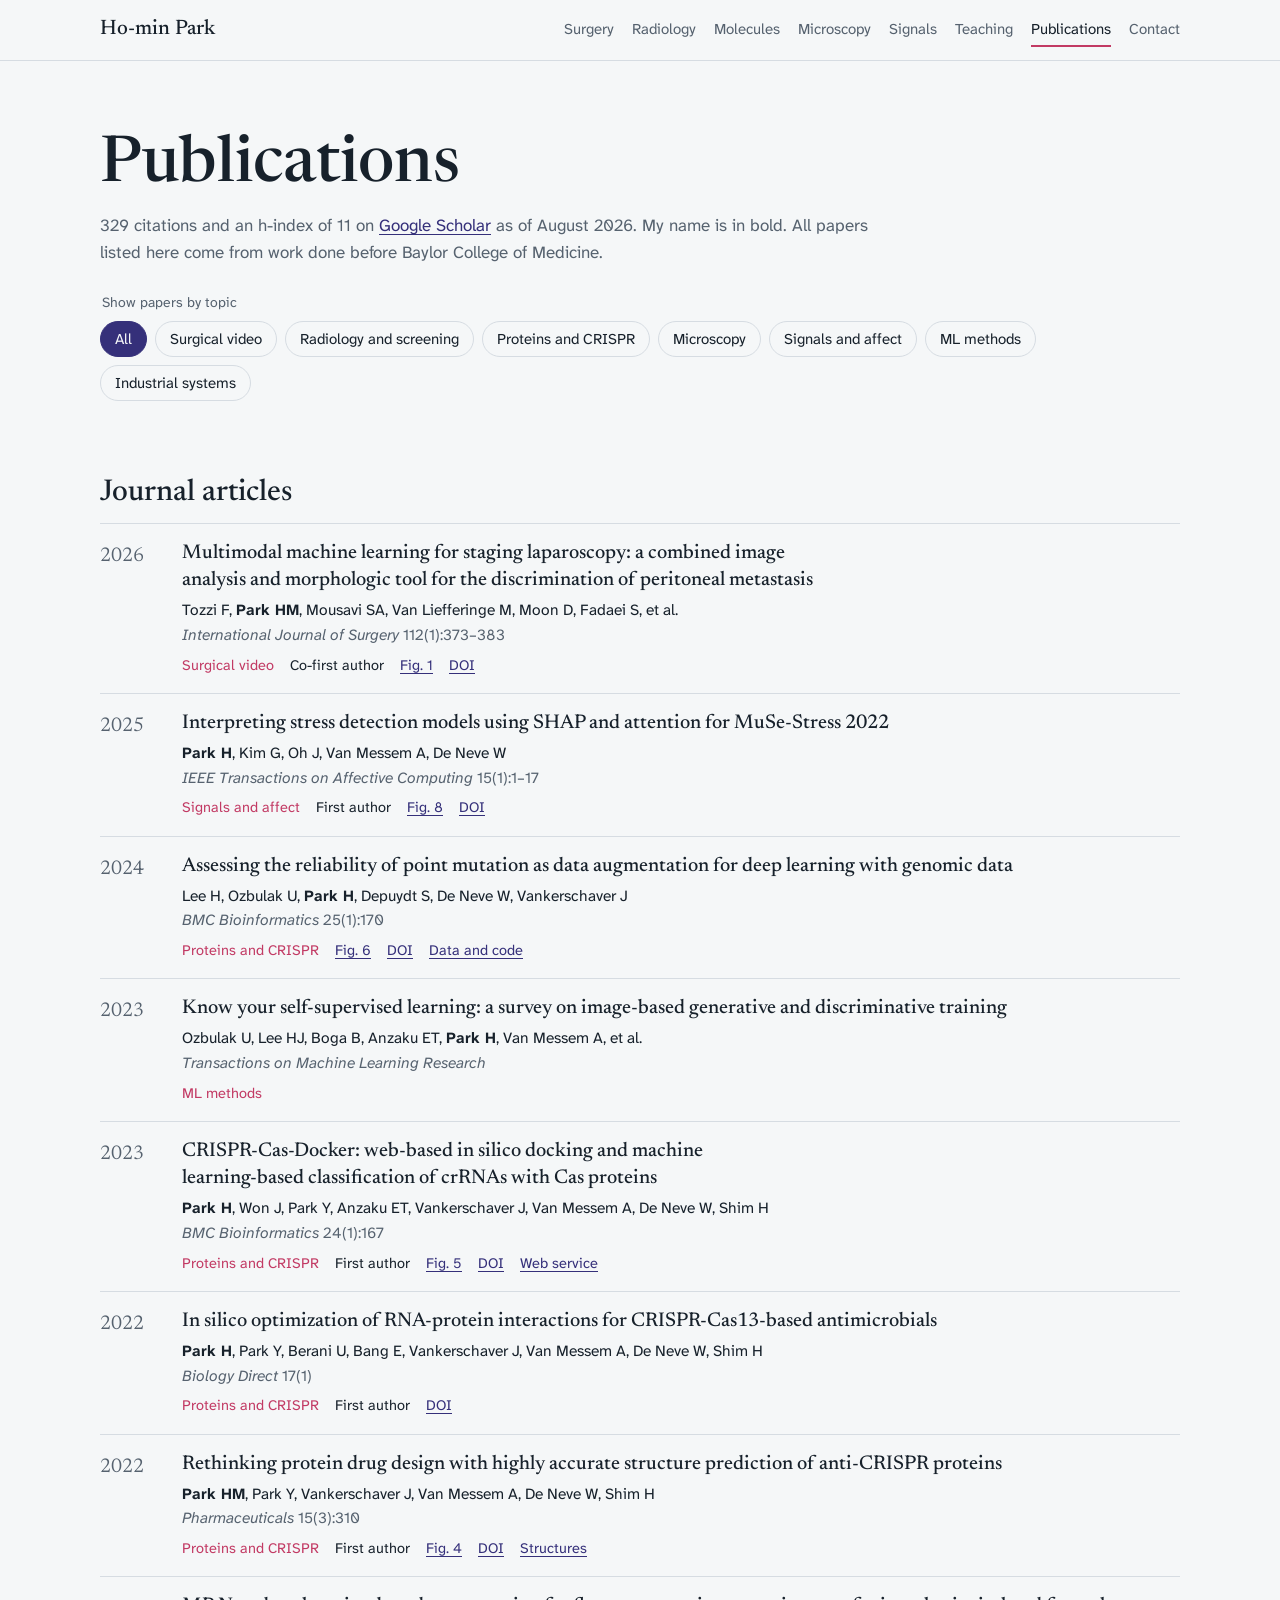
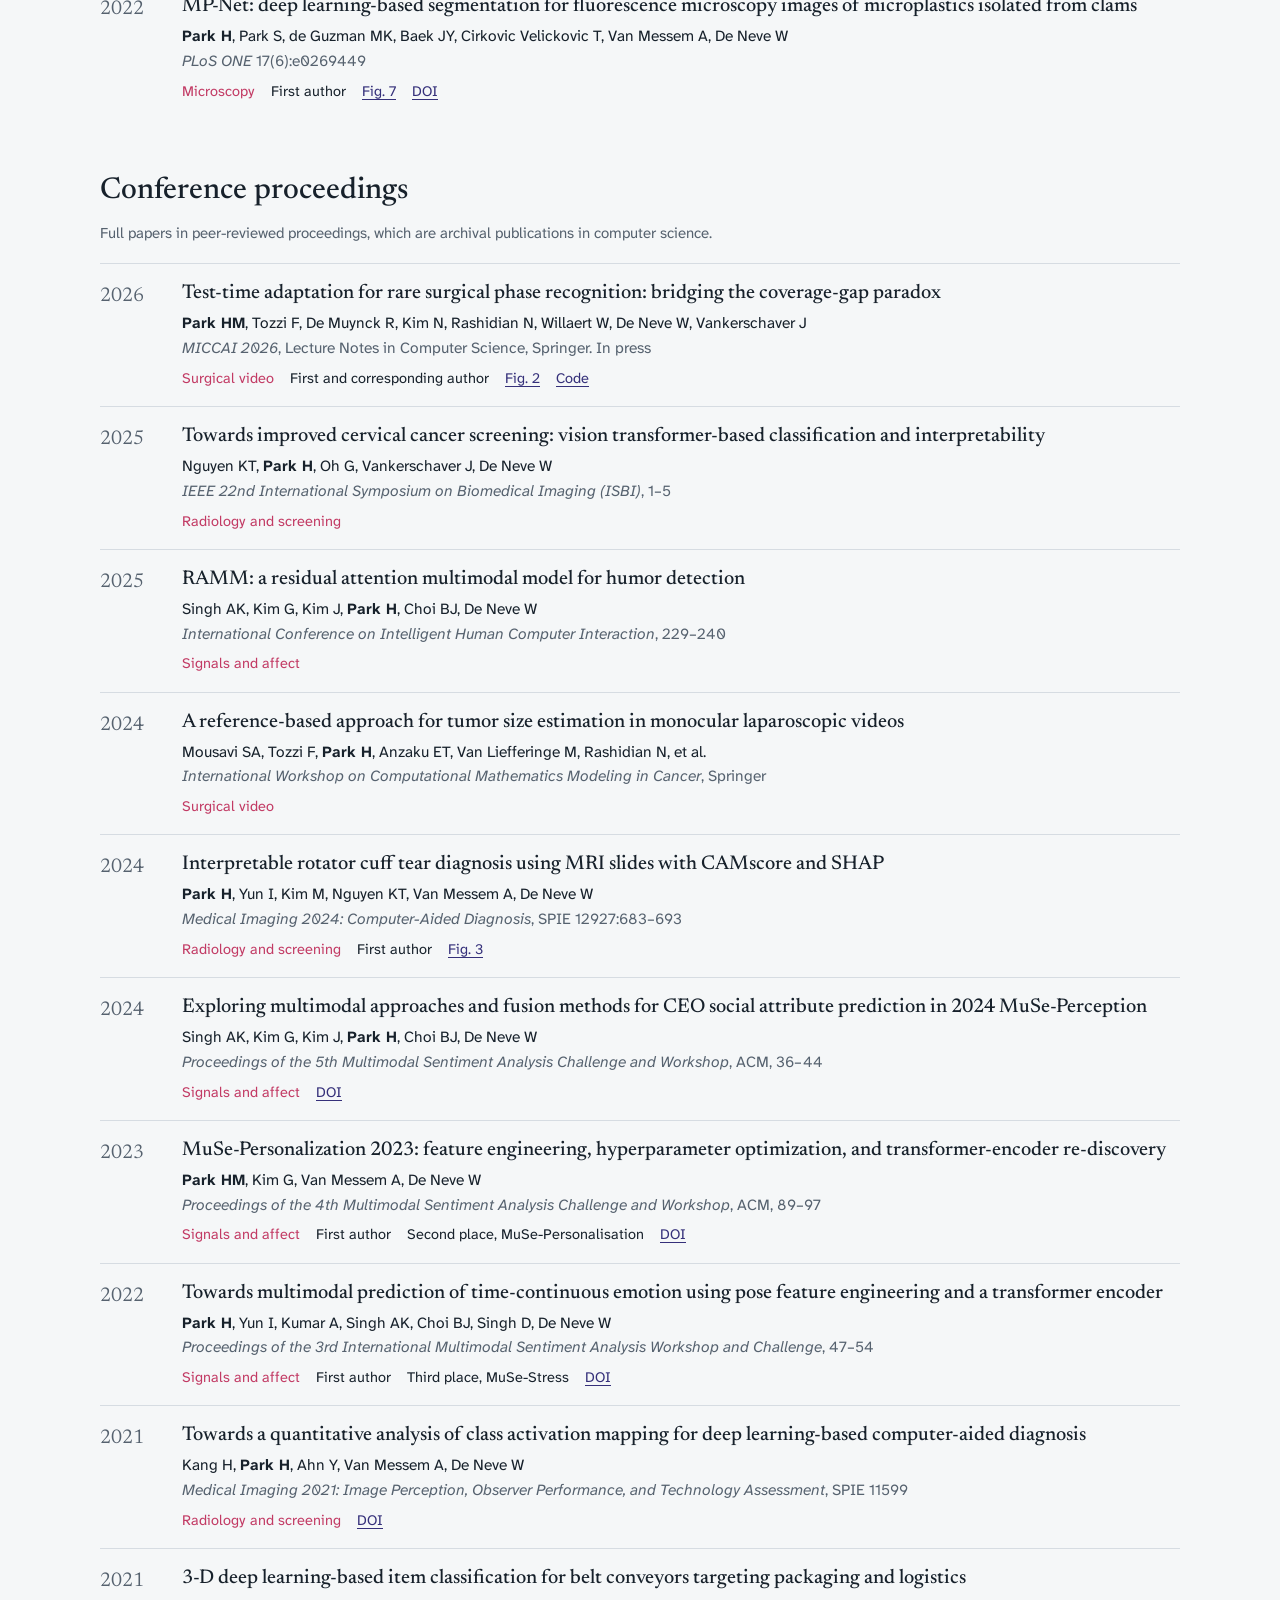
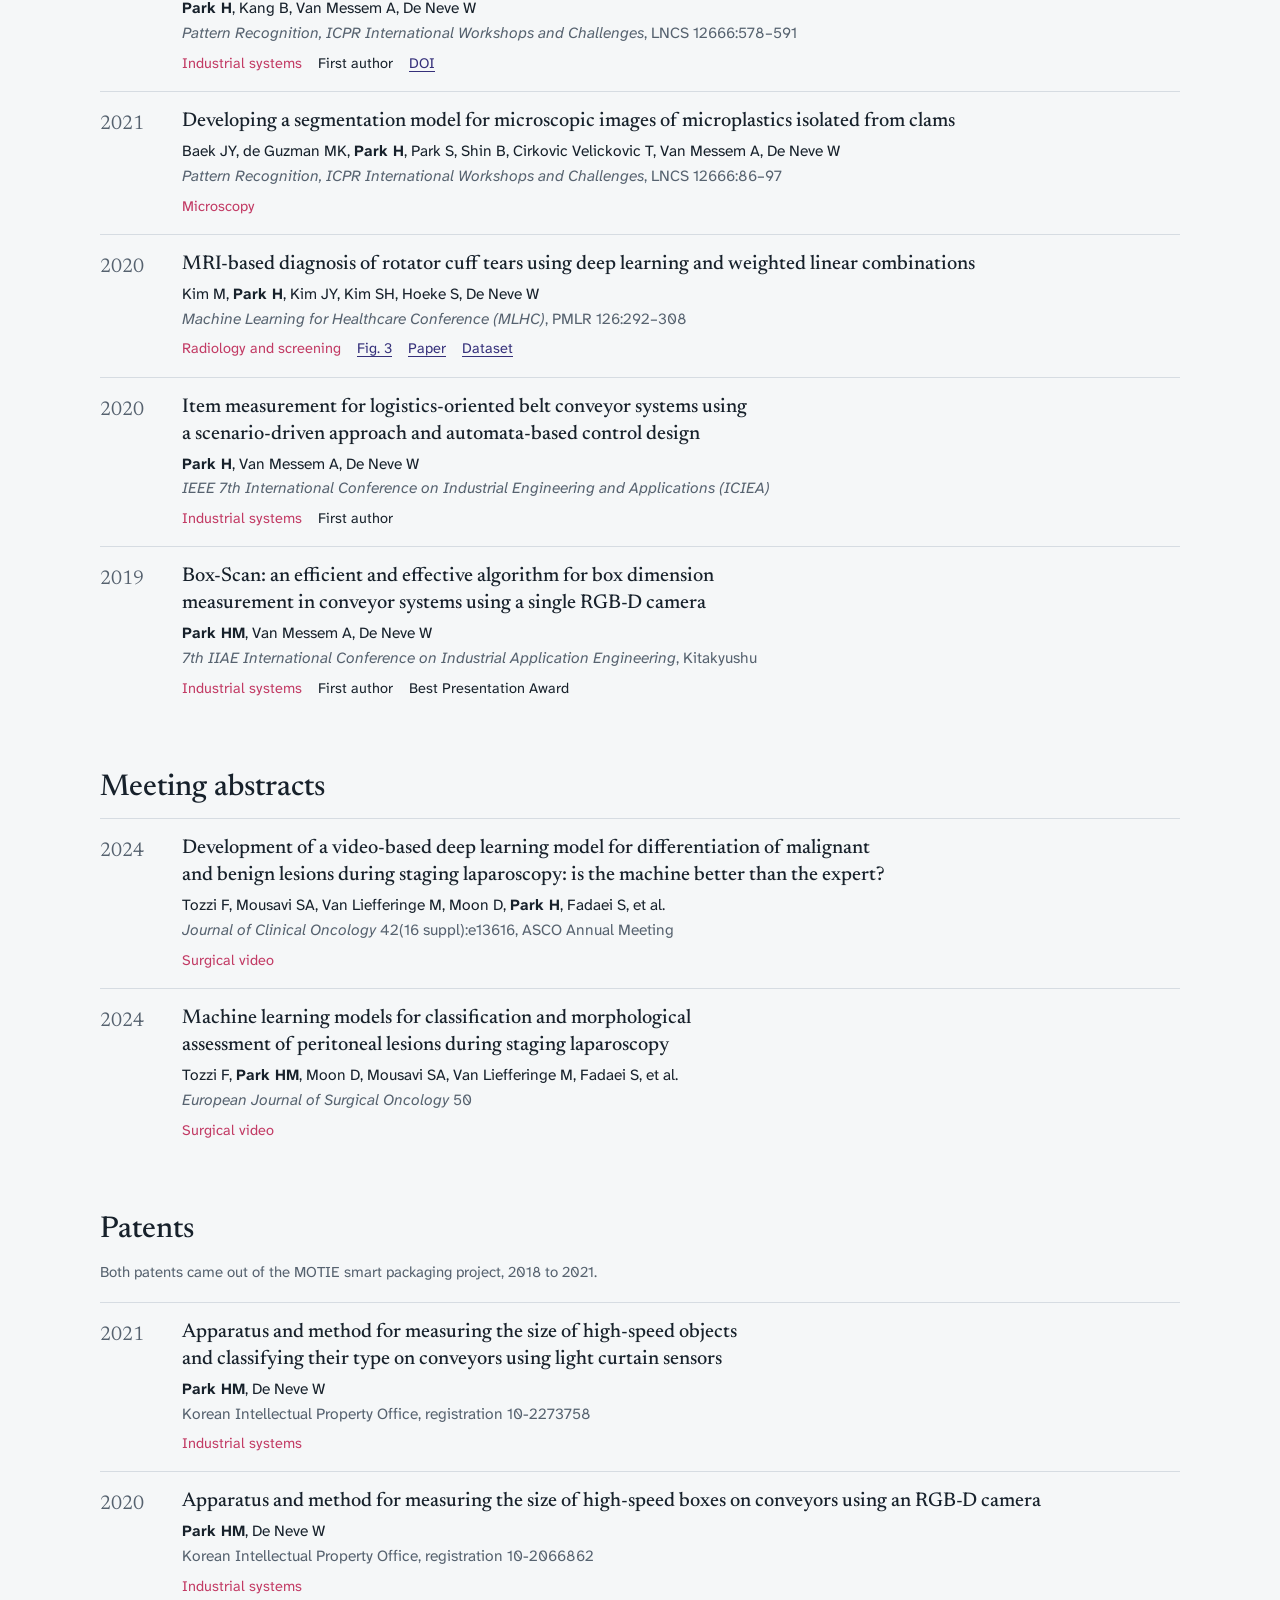
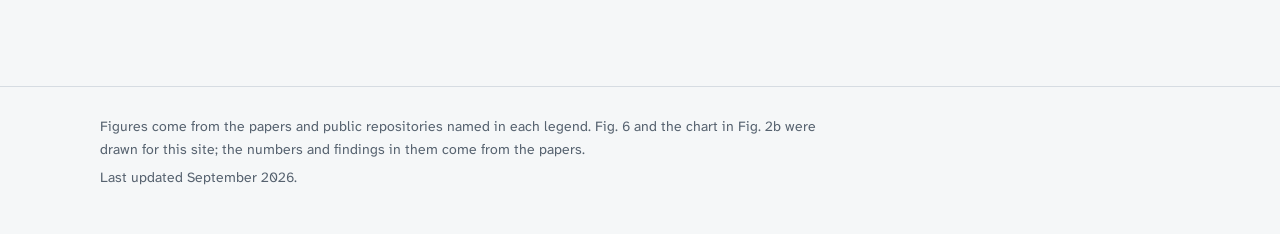
<file: publications.html>
<!doctype html>
<html lang="en">
<head>
<meta charset="utf-8">
<meta name="viewport" content="width=device-width, initial-scale=1, viewport-fit=cover">
<title>Publications, Ho-min Park</title>
<meta name="description" content="Journal papers, conference proceedings, abstracts and patents by Ho-min Park.">
<meta name="author" content="Ho-min Park">
<link rel="canonical" href="https://hominparkbcm.github.io/publications.html">
<meta property="og:title" content="Publications, Ho-min Park">
<meta property="og:description" content="Journal papers, conference proceedings, abstracts and patents by Ho-min Park.">
<meta property="og:type" content="website">
<meta property="og:url" content="https://hominparkbcm.github.io/publications.html">
<meta property="og:image" content="https://hominparkbcm.github.io/assets/img/rct-camscore-1600.webp">
<link rel="icon" href="favicon.svg" type="image/svg+xml">
<link rel="preconnect" href="https://fonts.googleapis.com">
<link rel="preconnect" href="https://fonts.gstatic.com" crossorigin>
<link rel="stylesheet" href="https://fonts.googleapis.com/css2?family=Atkinson+Hyperlegible+Next:wght@400;700&family=Newsreader:ital,opsz,wght@0,6..72,400..600;1,6..72,400&display=swap">
<link rel="stylesheet" href="assets/css/site.css">
<script type="application/ld+json">{"@context":"https://schema.org","@type":"Person","name":"Ho-min Park","jobTitle":"Assistant Professor","affiliation":{"@type":"Organization","name":"Baylor College of Medicine"},"email":"Ho-min.Park@bcm.edu","sameAs":["https://scholar.google.com/citations?user=mFzW6LEAAAAJ","https://orcid.org/0000-0001-9937-8617","https://github.com/powersimmani"]}</script>
</head>
<body>
<a class="skip" href="#main">Skip to content</a>
<header class="site-head">
  <div class="wrap">
    <a class="brand" href="index.html">Ho-min Park</a>
    <nav class="nav" aria-label="Sections"><a href="index.html#surgery">Surgery</a><a href="index.html#radiology">Radiology</a><a href="index.html#molecules">Molecules</a><a href="index.html#microscopy">Microscopy</a><a href="index.html#signals">Signals</a><a href="index.html#teaching">Teaching</a><a href="publications.html" aria-current="page">Publications</a><a href="index.html#contact">Contact</a></nav>
  </div>
</header>
<main id="main">
<div class="wrap">
<section class="page-head">
  <h1>Publications</h1>
  <p>329 citations and an h-index of 11 on <a href="https://scholar.google.com/citations?user=mFzW6LEAAAAJ">Google Scholar</a> as of August 2026. My name is in bold. All papers listed here come from work done before Baylor College of Medicine.</p>
  <fieldset class="filters">
    <legend>Show papers by topic</legend>
    <button type="button" data-filter="all" aria-pressed="true">All</button><button type="button" data-filter="surgery" aria-pressed="false">Surgical video</button><button type="button" data-filter="radiology" aria-pressed="false">Radiology and screening</button><button type="button" data-filter="molecules" aria-pressed="false">Proteins and CRISPR</button><button type="button" data-filter="microscopy" aria-pressed="false">Microscopy</button><button type="button" data-filter="signals" aria-pressed="false">Signals and affect</button><button type="button" data-filter="methods" aria-pressed="false">ML methods</button><button type="button" data-filter="industrial" aria-pressed="false">Industrial systems</button>
  </fieldset>
  <p id="filter-status" class="visually-hidden" aria-live="polite"></p>
</section>
<section class="pub-group" id="journals" aria-labelledby="h-journals"><h2 id="h-journals">Journal articles</h2><ol class="pubs"><li data-theme="surgery"><span class="yr">2026</span><div><p class="t">Multimodal machine learning for staging laparoscopy: a combined image analysis and morphologic tool for the discrimination of peritoneal metastasis</p><p class="a">Tozzi F, <b>Park HM</b>, Mousavi SA, Van Liefferinge M, Moon D, Fadaei S, et al.</p><p class="v"><i>International Journal of Surgery</i> 112(1):373&ndash;383</p><p class="x"><span><span class="tag">Surgical video</span></span><span>Co-first author</span><span><a href="index.html#fig1">Fig. 1</a></span><span><a href="https://doi.org/10.1097/JS9.0000000000003448">DOI</a></span></p></div></li><li data-theme="signals"><span class="yr">2025</span><div><p class="t">Interpreting stress detection models using SHAP and attention for MuSe-Stress 2022</p><p class="a"><b>Park H</b>, Kim G, Oh J, Van Messem A, De Neve W</p><p class="v"><i>IEEE Transactions on Affective Computing</i> 15(1):1&ndash;17</p><p class="x"><span><span class="tag">Signals and affect</span></span><span>First author</span><span><a href="index.html#fig8">Fig. 8</a></span><span><a href="https://doi.org/10.1109/TAFFC.2024.3488112">DOI</a></span></p></div></li><li data-theme="molecules"><span class="yr">2024</span><div><p class="t">Assessing the reliability of point mutation as data augmentation for deep learning with genomic data</p><p class="a">Lee H, Ozbulak U, <b>Park H</b>, Depuydt S, De Neve W, Vankerschaver J</p><p class="v"><i>BMC Bioinformatics</i> 25(1):170</p><p class="x"><span><span class="tag">Proteins and CRISPR</span></span><span><a href="index.html#fig6">Fig. 6</a></span><span><a href="https://doi.org/10.1186/s12859-024-05787-6">DOI</a></span><span><a href="https://zenodo.org/records/10457890">Data and code</a></span></p></div></li><li data-theme="methods"><span class="yr">2023</span><div><p class="t">Know your self-supervised learning: a survey on image-based generative and discriminative training</p><p class="a">Ozbulak U, Lee HJ, Boga B, Anzaku ET, <b>Park H</b>, Van Messem A, et al.</p><p class="v"><i>Transactions on Machine Learning Research</i></p><p class="x"><span><span class="tag">ML methods</span></span></p></div></li><li data-theme="molecules"><span class="yr">2023</span><div><p class="t">CRISPR-Cas-Docker: web-based in silico docking and machine learning-based classification of crRNAs with Cas proteins</p><p class="a"><b>Park H</b>, Won J, Park Y, Anzaku ET, Vankerschaver J, Van Messem A, De Neve W, Shim H</p><p class="v"><i>BMC Bioinformatics</i> 24(1):167</p><p class="x"><span><span class="tag">Proteins and CRISPR</span></span><span>First author</span><span><a href="index.html#fig5">Fig. 5</a></span><span><a href="https://doi.org/10.1186/s12859-023-05296-0">DOI</a></span><span><a href="https://crisprcasdocker.org">Web service</a></span></p></div></li><li data-theme="molecules"><span class="yr">2022</span><div><p class="t">In silico optimization of RNA-protein interactions for CRISPR-Cas13-based antimicrobials</p><p class="a"><b>Park H</b>, Park Y, Berani U, Bang E, Vankerschaver J, Van Messem A, De Neve W, Shim H</p><p class="v"><i>Biology Direct</i> 17(1)</p><p class="x"><span><span class="tag">Proteins and CRISPR</span></span><span>First author</span><span><a href="https://doi.org/10.1186/s13062-022-00339-5">DOI</a></span></p></div></li><li data-theme="molecules"><span class="yr">2022</span><div><p class="t">Rethinking protein drug design with highly accurate structure prediction of anti-CRISPR proteins</p><p class="a"><b>Park HM</b>, Park Y, Vankerschaver J, Van Messem A, De Neve W, Shim H</p><p class="v"><i>Pharmaceuticals</i> 15(3):310</p><p class="x"><span><span class="tag">Proteins and CRISPR</span></span><span>First author</span><span><a href="index.html#fig4">Fig. 4</a></span><span><a href="https://doi.org/10.3390/ph15030310">DOI</a></span><span><a href="https://github.com/powersimmani/ACR_alphafold">Structures</a></span></p></div></li><li data-theme="microscopy"><span class="yr">2022</span><div><p class="t">MP-Net: deep learning-based segmentation for fluorescence microscopy images of microplastics isolated from clams</p><p class="a"><b>Park H</b>, Park S, de Guzman MK, Baek JY, Cirkovic Velickovic T, Van Messem A, De Neve W</p><p class="v"><i>PLoS ONE</i> 17(6):e0269449</p><p class="x"><span><span class="tag">Microscopy</span></span><span>First author</span><span><a href="index.html#fig7">Fig. 7</a></span><span><a href="https://doi.org/10.1371/journal.pone.0269449">DOI</a></span></p></div></li></ol></section>
<section class="pub-group" id="proceedings" aria-labelledby="h-proceedings"><h2 id="h-proceedings">Conference proceedings</h2><p class="note">Full papers in peer-reviewed proceedings, which are archival publications in computer science.</p><ol class="pubs"><li data-theme="surgery"><span class="yr">2026</span><div><p class="t">Test-time adaptation for rare surgical phase recognition: bridging the coverage-gap paradox</p><p class="a"><b>Park HM</b>, Tozzi F, De Muynck R, Kim N, Rashidian N, Willaert W, De Neve W, Vankerschaver J</p><p class="v"><i>MICCAI 2026</i>, Lecture Notes in Computer Science, Springer. In press</p><p class="x"><span><span class="tag">Surgical video</span></span><span>First and corresponding author</span><span><a href="index.html#fig2">Fig. 2</a></span><span><a href="https://github.com/powersimmani/tta-rare-surgical">Code</a></span></p></div></li><li data-theme="radiology"><span class="yr">2025</span><div><p class="t">Towards improved cervical cancer screening: vision transformer-based classification and interpretability</p><p class="a">Nguyen KT, <b>Park H</b>, Oh G, Vankerschaver J, De Neve W</p><p class="v"><i>IEEE 22nd International Symposium on Biomedical Imaging (ISBI)</i>, 1&ndash;5</p><p class="x"><span><span class="tag">Radiology and screening</span></span></p></div></li><li data-theme="signals"><span class="yr">2025</span><div><p class="t">RAMM: a residual attention multimodal model for humor detection</p><p class="a">Singh AK, Kim G, Kim J, <b>Park H</b>, Choi BJ, De Neve W</p><p class="v"><i>International Conference on Intelligent Human Computer Interaction</i>, 229&ndash;240</p><p class="x"><span><span class="tag">Signals and affect</span></span></p></div></li><li data-theme="surgery"><span class="yr">2024</span><div><p class="t">A reference-based approach for tumor size estimation in monocular laparoscopic videos</p><p class="a">Mousavi SA, Tozzi F, <b>Park H</b>, Anzaku ET, Van Liefferinge M, Rashidian N, et al.</p><p class="v"><i>International Workshop on Computational Mathematics Modeling in Cancer</i>, Springer</p><p class="x"><span><span class="tag">Surgical video</span></span></p></div></li><li data-theme="radiology"><span class="yr">2024</span><div><p class="t">Interpretable rotator cuff tear diagnosis using MRI slides with CAMscore and SHAP</p><p class="a"><b>Park H</b>, Yun I, Kim M, Nguyen KT, Van Messem A, De Neve W</p><p class="v"><i>Medical Imaging 2024: Computer-Aided Diagnosis</i>, SPIE 12927:683&ndash;693</p><p class="x"><span><span class="tag">Radiology and screening</span></span><span>First author</span><span><a href="index.html#fig3">Fig. 3</a></span></p></div></li><li data-theme="signals"><span class="yr">2024</span><div><p class="t">Exploring multimodal approaches and fusion methods for CEO social attribute prediction in 2024 MuSe-Perception</p><p class="a">Singh AK, Kim G, Kim J, <b>Park H</b>, Choi BJ, De Neve W</p><p class="v"><i>Proceedings of the 5th Multimodal Sentiment Analysis Challenge and Workshop</i>, ACM, 36&ndash;44</p><p class="x"><span><span class="tag">Signals and affect</span></span><span><a href="https://doi.org/10.1145/3689062.3689081">DOI</a></span></p></div></li><li data-theme="signals"><span class="yr">2023</span><div><p class="t">MuSe-Personalization 2023: feature engineering, hyperparameter optimization, and transformer-encoder re-discovery</p><p class="a"><b>Park HM</b>, Kim G, Van Messem A, De Neve W</p><p class="v"><i>Proceedings of the 4th Multimodal Sentiment Analysis Challenge and Workshop</i>, ACM, 89&ndash;97</p><p class="x"><span><span class="tag">Signals and affect</span></span><span>First author</span><span>Second place, MuSe-Personalisation</span><span><a href="https://doi.org/10.1145/3606039.3613104">DOI</a></span></p></div></li><li data-theme="signals"><span class="yr">2022</span><div><p class="t">Towards multimodal prediction of time-continuous emotion using pose feature engineering and a transformer encoder</p><p class="a"><b>Park H</b>, Yun I, Kumar A, Singh AK, Choi BJ, Singh D, De Neve W</p><p class="v"><i>Proceedings of the 3rd International Multimodal Sentiment Analysis Workshop and Challenge</i>, 47&ndash;54</p><p class="x"><span><span class="tag">Signals and affect</span></span><span>First author</span><span>Third place, MuSe-Stress</span><span><a href="https://doi.org/10.1145/3551876.3554807">DOI</a></span></p></div></li><li data-theme="radiology"><span class="yr">2021</span><div><p class="t">Towards a quantitative analysis of class activation mapping for deep learning-based computer-aided diagnosis</p><p class="a">Kang H, <b>Park H</b>, Ahn Y, Van Messem A, De Neve W</p><p class="v"><i>Medical Imaging 2021: Image Perception, Observer Performance, and Technology Assessment</i>, SPIE 11599</p><p class="x"><span><span class="tag">Radiology and screening</span></span><span><a href="https://doi.org/10.1117/12.2580819">DOI</a></span></p></div></li><li data-theme="industrial"><span class="yr">2021</span><div><p class="t">3-D deep learning-based item classification for belt conveyors targeting packaging and logistics</p><p class="a"><b>Park H</b>, Kang B, Van Messem A, De Neve W</p><p class="v"><i>Pattern Recognition, ICPR International Workshops and Challenges</i>, LNCS 12666:578&ndash;591</p><p class="x"><span><span class="tag">Industrial systems</span></span><span>First author</span><span><a href="https://doi.org/10.1007/978-3-030-68799-1_42">DOI</a></span></p></div></li><li data-theme="microscopy"><span class="yr">2021</span><div><p class="t">Developing a segmentation model for microscopic images of microplastics isolated from clams</p><p class="a">Baek JY, de Guzman MK, <b>Park H</b>, Park S, Shin B, Cirkovic Velickovic T, Van Messem A, De Neve W</p><p class="v"><i>Pattern Recognition, ICPR International Workshops and Challenges</i>, LNCS 12666:86&ndash;97</p><p class="x"><span><span class="tag">Microscopy</span></span></p></div></li><li data-theme="radiology"><span class="yr">2020</span><div><p class="t">MRI-based diagnosis of rotator cuff tears using deep learning and weighted linear combinations</p><p class="a">Kim M, <b>Park H</b>, Kim JY, Kim SH, Hoeke S, De Neve W</p><p class="v"><i>Machine Learning for Healthcare Conference (MLHC)</i>, PMLR 126:292&ndash;308</p><p class="x"><span><span class="tag">Radiology and screening</span></span><span><a href="index.html#fig3">Fig. 3</a></span><span><a href="http://proceedings.mlr.press/v126/kim20a.html">Paper</a></span><span><a href="https://github.com/powersimmani/MRI-based-Diagnosis-of-Rotator-Cuff-Tears-using-Deep-Learning-and-Weighted-Linear-Combinations">Dataset</a></span></p></div></li><li data-theme="industrial"><span class="yr">2020</span><div><p class="t">Item measurement for logistics-oriented belt conveyor systems using a scenario-driven approach and automata-based control design</p><p class="a"><b>Park H</b>, Van Messem A, De Neve W</p><p class="v"><i>IEEE 7th International Conference on Industrial Engineering and Applications (ICIEA)</i></p><p class="x"><span><span class="tag">Industrial systems</span></span><span>First author</span></p></div></li><li data-theme="industrial"><span class="yr">2019</span><div><p class="t">Box-Scan: an efficient and effective algorithm for box dimension measurement in conveyor systems using a single RGB-D camera</p><p class="a"><b>Park HM</b>, Van Messem A, De Neve W</p><p class="v"><i>7th IIAE International Conference on Industrial Application Engineering</i>, Kitakyushu</p><p class="x"><span><span class="tag">Industrial systems</span></span><span>First author</span><span>Best Presentation Award</span></p></div></li></ol></section>
<section class="pub-group" id="abstracts" aria-labelledby="h-abstracts"><h2 id="h-abstracts">Meeting abstracts</h2><ol class="pubs"><li data-theme="surgery"><span class="yr">2024</span><div><p class="t">Development of a video-based deep learning model for differentiation of malignant and benign lesions during staging laparoscopy: is the machine better than the expert?</p><p class="a">Tozzi F, Mousavi SA, Van Liefferinge M, Moon D, <b>Park H</b>, Fadaei S, et al.</p><p class="v"><i>Journal of Clinical Oncology</i> 42(16 suppl):e13616, ASCO Annual Meeting</p><p class="x"><span><span class="tag">Surgical video</span></span></p></div></li><li data-theme="surgery"><span class="yr">2024</span><div><p class="t">Machine learning models for classification and morphological assessment of peritoneal lesions during staging laparoscopy</p><p class="a">Tozzi F, <b>Park HM</b>, Moon D, Mousavi SA, Van Liefferinge M, Fadaei S, et al.</p><p class="v"><i>European Journal of Surgical Oncology</i> 50</p><p class="x"><span><span class="tag">Surgical video</span></span></p></div></li></ol></section>
<section class="pub-group" id="patents" aria-labelledby="h-patents"><h2 id="h-patents">Patents</h2><p class="note">Both patents came out of the MOTIE smart packaging project, 2018 to 2021.</p><ol class="pubs"><li data-theme="industrial"><span class="yr">2021</span><div><p class="t">Apparatus and method for measuring the size of high-speed objects and classifying their type on conveyors using light curtain sensors</p><p class="a"><b>Park HM</b>, De Neve W</p><p class="v">Korean Intellectual Property Office, registration 10-2273758</p><p class="x"><span><span class="tag">Industrial systems</span></span></p></div></li><li data-theme="industrial"><span class="yr">2020</span><div><p class="t">Apparatus and method for measuring the size of high-speed boxes on conveyors using an RGB-D camera</p><p class="a"><b>Park HM</b>, De Neve W</p><p class="v">Korean Intellectual Property Office, registration 10-2066862</p><p class="x"><span><span class="tag">Industrial systems</span></span></p></div></li></ol></section>
</div>
</main>
<footer class="site-foot">
  <div class="wrap">
    <p>Figures come from the papers and public repositories named in each legend. Fig. 6 and the chart in Fig. 2b were drawn for this site; the numbers and findings in them come from the papers.</p>
    <p>Last updated September 2026.</p>
  </div>
</footer>
<dialog class="lb" id="lightbox" aria-label="Enlarged figure">
  <img alt="">
  <div class="lb-bar"><span class="lb-cap"></span><button type="button" class="lb-close">Close</button></div>
</dialog>
<script src="assets/js/site.js" defer></script>
</body>
</html>
</file>
<file: assets/css/site.css>
/* Ho-min Park research site
   Palette borrows from H&E staining: hematoxylin indigo for structure, eosin pink for figure marks. */

:root {
  --paper: #f5f7f8;
  --ink: #17212b;
  --muted: #56626f;
  --rule: #d6dce2;
  --hema: #35307a;
  --hema-soft: #e6e6f4;
  --eosin: #c23a64;
  --plate: #ffffff;
  --plate-edge: #dfe3e8;
  --focus: #c23a64;

  --serif: "Newsreader", "Iowan Old Style", "Palatino Linotype", Georgia, serif;
  --sans: "Atkinson Hyperlegible Next", "Atkinson Hyperlegible", "Segoe UI", system-ui, -apple-system, sans-serif;
  --mono: ui-monospace, "SF Mono", Menlo, Consolas, monospace;

  --wrap: 1160px;
  --measure: 44rem;
  --gutter: clamp(18px, 4vw, 40px);
  color-scheme: light;
}

@media (prefers-color-scheme: dark) {
  :root:not([data-theme="light"]) {
    --paper: #12171d;
    --ink: #e4e8ec;
    --muted: #9ba6b2;
    --rule: #2b343e;
    --hema: #b1acf5;
    --hema-soft: #262744;
    --eosin: #f0819f;
    --plate-edge: #2b343e;
    --focus: #f0819f;
    color-scheme: dark;
  }
}
:root[data-theme="dark"] {
  --paper: #12171d;
  --ink: #e4e8ec;
  --muted: #9ba6b2;
  --rule: #2b343e;
  --hema: #b1acf5;
  --hema-soft: #262744;
  --eosin: #f0819f;
  --plate-edge: #2b343e;
  --focus: #f0819f;
  color-scheme: dark;
}

*, *::before, *::after { box-sizing: border-box; }

html {
  scroll-behavior: smooth;
  scroll-padding-top: calc(72px + env(safe-area-inset-top, 0px));
  -webkit-text-size-adjust: 100%;
}
@media (prefers-reduced-motion: reduce) {
  html { scroll-behavior: auto; }
}

body {
  margin: 0;
  background: var(--paper);
  color: var(--ink);
  font-family: var(--sans);
  font-size: 17px;
  line-height: 1.6;
  padding-bottom: env(safe-area-inset-bottom, 0px);
}

img, svg { max-width: 100%; height: auto; display: block; }

p, li, dd, figcaption { text-wrap: pretty; }
h1, h2, h3, .fig-title, .pubs .t, .plate .meta { text-wrap: balance; }

a { color: var(--hema); text-decoration-thickness: 1px; text-underline-offset: 3px; }
a:hover { text-decoration-thickness: 2px; }
:focus-visible { outline: 2px solid var(--focus); outline-offset: 3px; border-radius: 2px; }

.wrap { max-width: var(--wrap); margin: 0 auto; padding: 0 var(--gutter); }

.skip {
  position: absolute; left: -9999px; top: 0;
  background: var(--ink); color: var(--paper); padding: 8px 14px; z-index: 50;
}
.skip:focus { left: 12px; top: 12px; }

/* Header */
.site-head {
  position: sticky; top: 0; z-index: 20;
  background: color-mix(in srgb, var(--paper) 94%, transparent);
  -webkit-backdrop-filter: saturate(140%) blur(8px);
  backdrop-filter: saturate(140%) blur(8px);
  border-bottom: 1px solid var(--rule);
  padding-top: env(safe-area-inset-top, 0px);
}
.site-head .wrap {
  display: flex; align-items: center; justify-content: space-between; gap: 20px;
  min-height: 60px;
}
.brand {
  font-family: var(--serif); font-size: 21px; font-weight: 500;
  color: var(--ink); text-decoration: none; white-space: nowrap;
}
.nav { display: flex; gap: 4px 18px; flex-wrap: wrap; justify-content: flex-end; }
.nav a {
  color: var(--muted); text-decoration: none; font-size: 15px; padding: 4px 0;
  border-bottom: 2px solid transparent;
}
.nav a:hover, .nav a[aria-current="page"] { color: var(--ink); border-bottom-color: var(--eosin); }
@media (max-width: 760px) {
  .site-head .wrap { flex-direction: column; align-items: flex-start; gap: 4px; padding-top: 10px; padding-bottom: 8px; }
  .nav { justify-content: flex-start; overflow-x: auto; flex-wrap: nowrap; max-width: 100%; padding-bottom: 2px; }
  .nav a { white-space: nowrap; font-size: 14px; }
}

/* Hero */
.hero { padding: clamp(40px, 7vw, 88px) 0 28px; }
.hero h1 {
  font-family: var(--serif); font-weight: 500;
  font-size: clamp(46px, 7.4vw, 88px); line-height: 1.02; letter-spacing: -0.015em;
  margin: 0 0 14px;
}
.hero .post { font-size: 18px; color: var(--muted); margin: 0 0 28px; text-wrap: balance; }
.hero .lead {
  font-family: var(--serif); font-size: clamp(21px, 2.6vw, 30px); line-height: 1.42;
  margin: 0 0 24px;
}
.hero .links { display: flex; flex-wrap: wrap; gap: 6px 22px; margin: 0; padding: 0; list-style: none; font-size: 16px; }

/* MRI series band: the one orchestrated motion on the page */
.series { margin: 44px 0 0; }
.series-grid { display: grid; grid-template-columns: 172px 1fr; gap: 6px 16px; align-items: center; }
.series-grid .lab { font-size: 14px; color: var(--muted); line-height: 1.3; white-space: nowrap; }
.series-grid .strip { background: #000; border-radius: 3px; overflow: hidden; }
.series-grid .strip img { width: 100%; }
.series figcaption { margin: 12px 0 0 188px; font-size: 14px; color: var(--muted); max-width: 70ch; }
@media (max-width: 640px) {
  .series-grid { grid-template-columns: 1fr; gap: 2px; }
  .series-grid .lab { margin-top: 8px; white-space: normal; }
  .series figcaption { margin-left: 0; }
}
@media (prefers-reduced-motion: no-preference) {
  .js .series-grid .strip img { clip-path: inset(0 100% 0 0); }
  .js .series.play .strip img { animation: scan 1.6s steps(16, jump-none) forwards; }
  .js .series.play .row2 img { animation-delay: .18s; }
  .js .series.play .row3 img { animation-delay: .36s; }
}
@keyframes scan { from { clip-path: inset(0 100% 0 0); } to { clip-path: inset(0 0 0 0); } }

/* Sections */
.theme {
  padding: clamp(56px, 8vw, 96px) 0 8px; border-top: 1px solid var(--rule); margin-top: 56px;
  display: grid; grid-template-columns: minmax(0, 1fr) minmax(0, 2fr); column-gap: clamp(28px, 4vw, 56px); align-items: start;
}
.theme > * { grid-column: 1 / -1; }
.theme > h2 { grid-column: 1; }
.theme > .intro, .theme > .invite, .theme > .related { grid-column: 2; }
@media (max-width: 820px) {
  .theme { grid-template-columns: minmax(0, 1fr); }
  .theme > h2, .theme > .intro, .theme > .invite, .theme > .related { grid-column: 1; }
}
.theme:first-of-type { margin-top: 40px; }
.theme h2 {
  font-family: var(--serif); font-weight: 500; font-size: clamp(32px, 4.2vw, 46px);
  line-height: 1.1; letter-spacing: -0.01em; margin: 0 0 14px;
}
.theme .intro { margin: 0 0 40px; color: var(--ink); font-size: 18px; }
.theme .intro p { margin: 0 0 14px; }

/* Figure plates */
.plate { margin: 0 0 64px; }
.plate-body {
  background: var(--plate); border: 1px solid var(--plate-edge); border-radius: 4px;
  padding: clamp(14px, 2.4vw, 28px); color: #17212b;
}
.plate-body svg text { font-family: var(--sans); }
.plate-body .serif { font-family: var(--serif); }
.panel { position: relative; }
.panel > .pl {
  position: absolute; left: 0; top: -2px; font-weight: 700; font-size: 18px;
  color: #c23a64; line-height: 1; background: #fff; padding: 0 6px 4px 0;
}
.panel.pad { padding-top: 26px; }
.panel.pad > .pl { top: 0; }
.panels { display: grid; gap: clamp(18px, 3vw, 32px); }
.panels.two { grid-template-columns: 2fr 1fr; align-items: start; }
.panels.split { grid-template-columns: 1fr 1fr; align-items: start; }
.panels.mp { grid-template-columns: 1fr 1fr 1.25fr; align-items: start; }
@media (max-width: 820px) {
  .panels.two, .panels.split, .panels.mp { grid-template-columns: 1fr; }
}
.panel .sub { font-size: 13px; color: #56626f; margin: 8px 0 0; line-height: 1.4; }
.zoom { cursor: zoom-in; background: none; border: 0; padding: 0; display: block; width: 100%; }
.zoom img { width: 100%; }

.plate figcaption {
  display: grid; grid-template-columns: minmax(0, 1fr) minmax(0, 2fr); gap: 8px clamp(28px, 4vw, 56px);
  padding: 20px 2px 0;
}
.plate .meta { font-size: 14px; color: var(--muted); line-height: 1.45; }
.plate .fig-no {
  display: block; font-family: var(--serif); font-size: 26px; color: var(--eosin);
  line-height: 1; margin-bottom: 8px;
}
.plate .fig-title {
  font-family: var(--serif); font-size: 22px; line-height: 1.3; font-weight: 500; margin: 0 0 8px;
}
.plate .legend p { margin: 0 0 10px; }
.plate .cite { font-size: 14.5px; color: var(--muted); }
.plate .cite i { font-style: italic; }
.plate .res { font-size: 15px; margin-top: 4px; }
.plate .res a { margin-right: 18px; }
@media (max-width: 720px) {
  .plate figcaption { grid-template-columns: 1fr; }
  .plate .fig-no { display: inline; font-size: 22px; margin-right: 8px; }
}

.related { margin: -28px 0 24px; }
.related h3 { font-family: var(--serif); font-weight: 500; font-size: 20px; margin: 0 0 8px; }
.related ul { margin: 0; padding: 0 0 0 18px; }
.related li { margin: 0 0 8px; font-size: 15.5px; }
.related li span { color: var(--muted); }

/* Teaching + contact */
.twocol { display: grid; grid-template-columns: minmax(0, 1fr) minmax(0, 1fr); gap: 32px 56px; margin-bottom: 40px; }
.twocol p { margin: 0 0 14px; max-width: 62ch; }
@media (max-width: 820px) { .twocol { grid-template-columns: 1fr; } }

.contact { display: grid; grid-template-columns: minmax(0, 1fr) minmax(0, 2fr); gap: 28px clamp(28px, 4vw, 56px); align-items: start; margin-bottom: 24px; }
.contact img { width: 180px; border-radius: 3px; }
.contact dl { display: grid; grid-template-columns: 130px minmax(0, 1fr); gap: 8px 18px; margin: 0; }
.contact dt { color: var(--muted); font-size: 15px; }
.contact dd { margin: 0; overflow-wrap: anywhere; }
@media (max-width: 640px) {
  .contact { grid-template-columns: 1fr; }
  .contact img { width: 132px; }
  .contact dl { grid-template-columns: 1fr; gap: 0; }
  .contact dd { margin-bottom: 10px; }
}
.invite { font-family: var(--serif); font-size: 22px; line-height: 1.45; margin: 0 0 32px; }

.site-foot { border-top: 1px solid var(--rule); margin-top: 72px; padding: 28px 0 40px; color: var(--muted); font-size: 14px; }
.site-foot p { margin: 0 0 6px; max-width: 80ch; }

/* Publications page */
.page-head { padding: clamp(40px, 6vw, 72px) 0 12px; }
.page-head h1 { font-family: var(--serif); font-weight: 500; font-size: clamp(40px, 6vw, 64px); line-height: 1.05; margin: 0 0 12px; }
.page-head p { color: var(--muted); margin: 0 0 8px; max-width: 70ch; }
.filters { display: flex; flex-wrap: wrap; gap: 8px; margin: 24px 0 8px; padding: 0; border: 0; }
.filters legend { font-size: 14px; color: var(--muted); margin-bottom: 8px; width: 100%; }
.filters button {
  font: inherit; font-size: 15px; color: var(--ink); background: transparent;
  border: 1px solid var(--rule); border-radius: 999px; padding: 5px 14px; cursor: pointer;
}
.filters button[aria-pressed="true"] { background: var(--hema); border-color: var(--hema); color: var(--paper); }
.pub-group { margin-top: 48px; }
.pub-group h2 { font-family: var(--serif); font-weight: 500; font-size: 30px; margin: 0 0 6px; }
.pub-group .note { color: var(--muted); font-size: 15px; margin: 0 0 18px; max-width: 70ch; }
.pubs { list-style: none; margin: 0; padding: 0; }
.pubs li { display: grid; grid-template-columns: 64px minmax(0, 1fr); gap: 18px; padding: 16px 0; border-top: 1px solid var(--rule); }
.pubs li[hidden] { display: none; }
.pubs .yr { font-family: var(--serif); font-size: 20px; color: var(--muted); }
.pubs .t { font-family: var(--serif); font-size: 20px; line-height: 1.35; margin: 0 0 4px; font-weight: 500; }
.pubs .a, .pubs .v { margin: 0; font-size: 15.5px; }
.pubs .v { color: var(--muted); }
.pubs .x { margin: 6px 0 0; font-size: 14.5px; display: flex; flex-wrap: wrap; gap: 4px 16px; }
.pubs .tag { color: var(--eosin); }
.pubs b { font-weight: 700; }
.pubs .empty { display: block; color: var(--muted); border-top: 1px solid var(--rule); padding-top: 16px; }
@media (max-width: 560px) { .pubs li { grid-template-columns: 1fr; gap: 2px; } }

/* Lightbox */
dialog.lb {
  border: 0; padding: 0; background: transparent; max-width: 96vw; max-height: 94vh; width: auto;
}
dialog.lb::backdrop { background: rgba(10, 14, 20, 0.86); }
dialog.lb img { max-width: 96vw; max-height: 86vh; width: auto; background: #fff; border-radius: 3px; margin: 0 auto; }
dialog.lb .lb-bar { display: flex; justify-content: space-between; align-items: center; gap: 16px; color: #e8ecf0; font-size: 14px; padding: 10px 2px 0; }
dialog.lb button { font: inherit; color: #fff; background: transparent; border: 1px solid rgba(255,255,255,.5); border-radius: 3px; padding: 4px 12px; cursor: pointer; }

.visually-hidden { position: absolute !important; width: 1px; height: 1px; overflow: hidden; clip: rect(0 0 0 0); white-space: nowrap; }

/* Mobile: wide schematics scroll inside their plate instead of shrinking */
.hint { display: none; font-size: 13px; color: var(--muted); margin: 8px 2px 0; }
@media (max-width: 760px) {
  .hint { display: block; }
  .svgscroll { overflow-x: auto; -webkit-overflow-scrolling: touch; overscroll-behavior-x: contain; }
  .svgscroll svg { min-width: 780px; }
}
.panels.pair { grid-template-columns: minmax(0, 1.33fr) minmax(0, 0.73fr); align-items: start; }
@media (max-width: 820px) { .panels.pair { grid-template-columns: 1fr; } }
</file>
